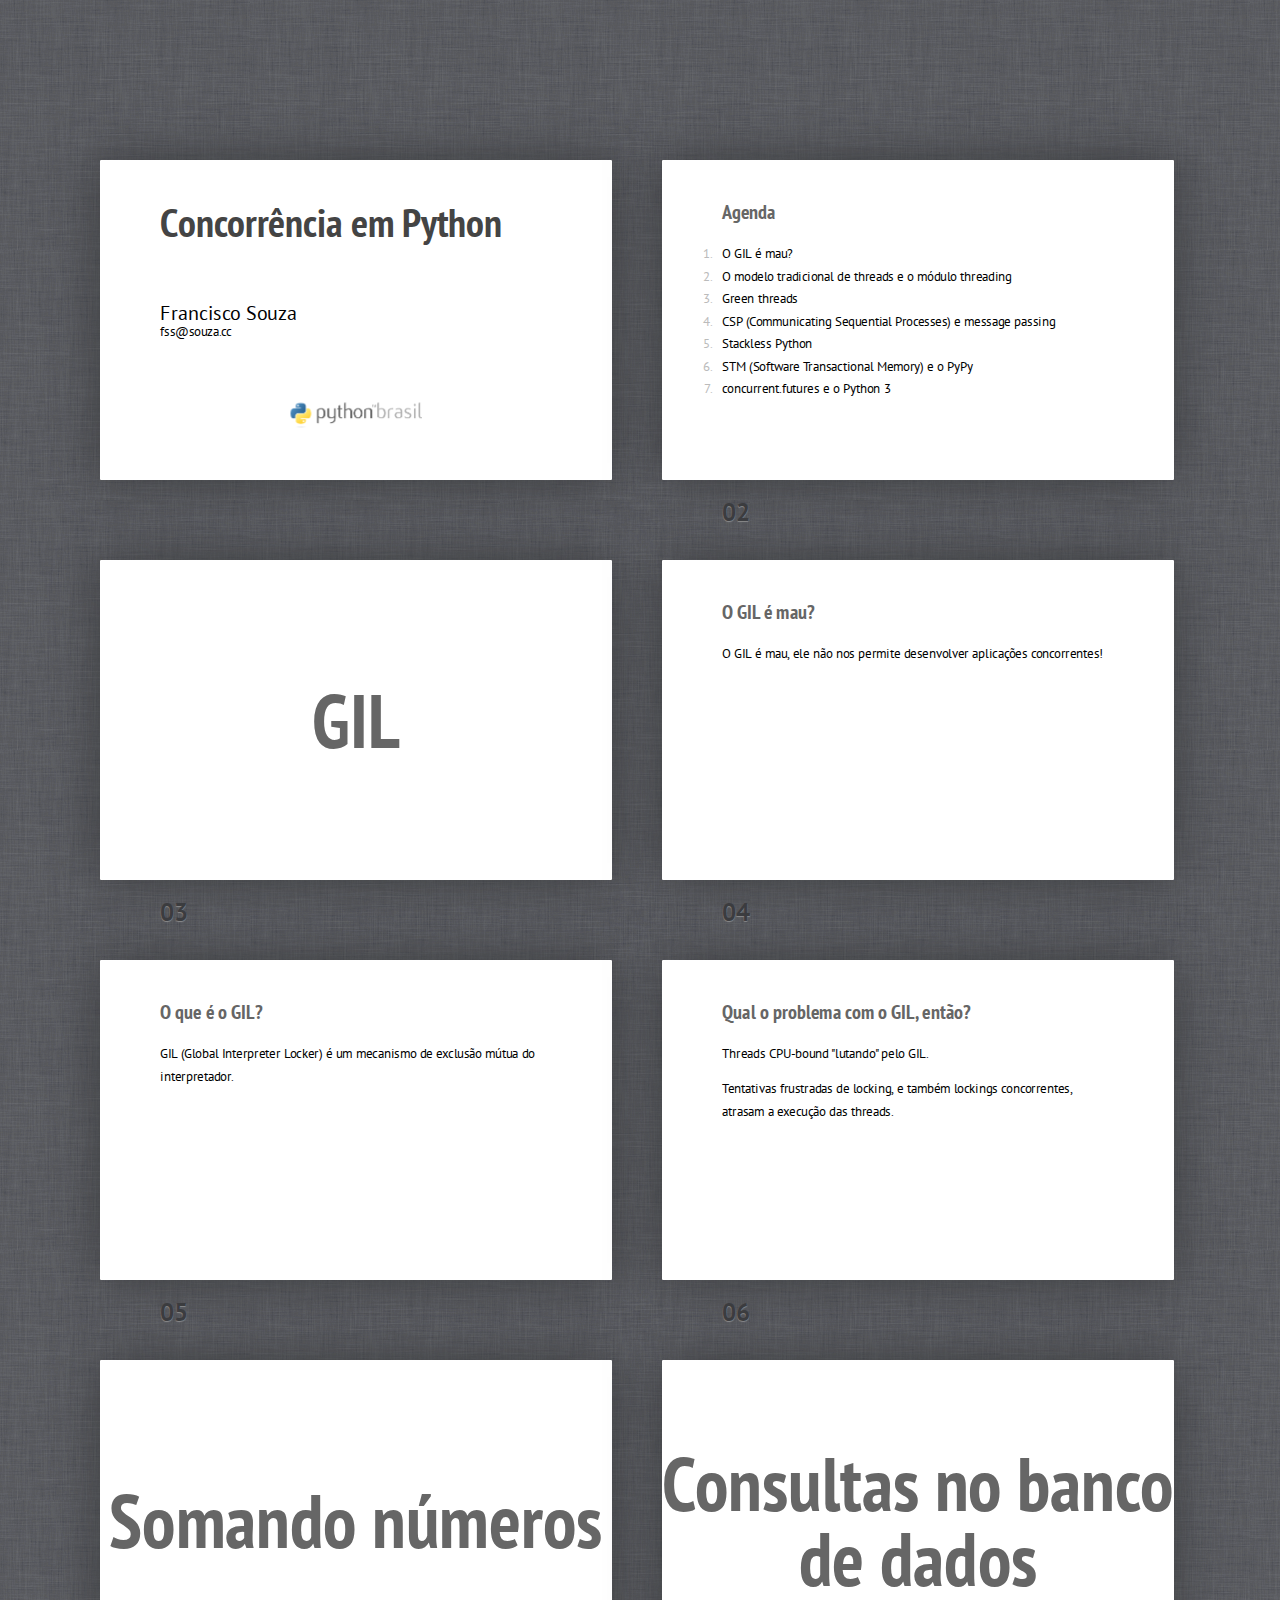
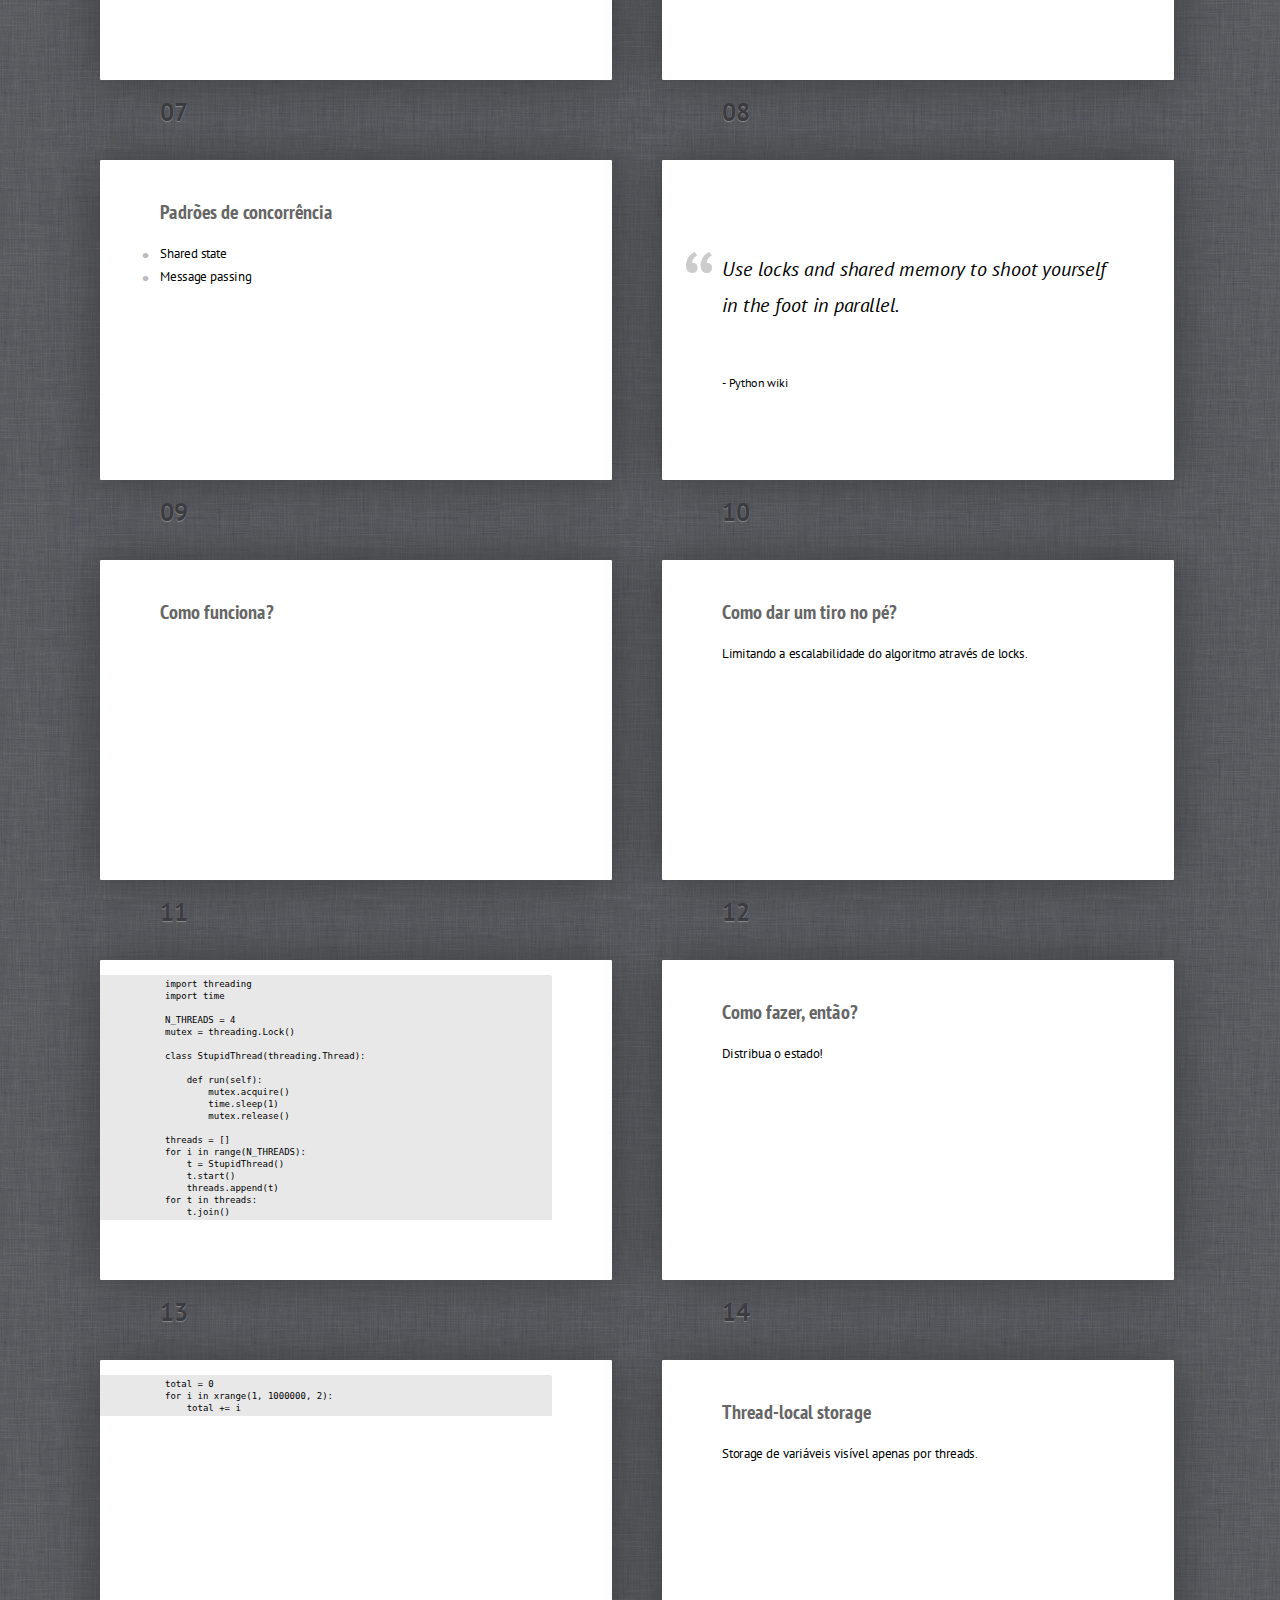
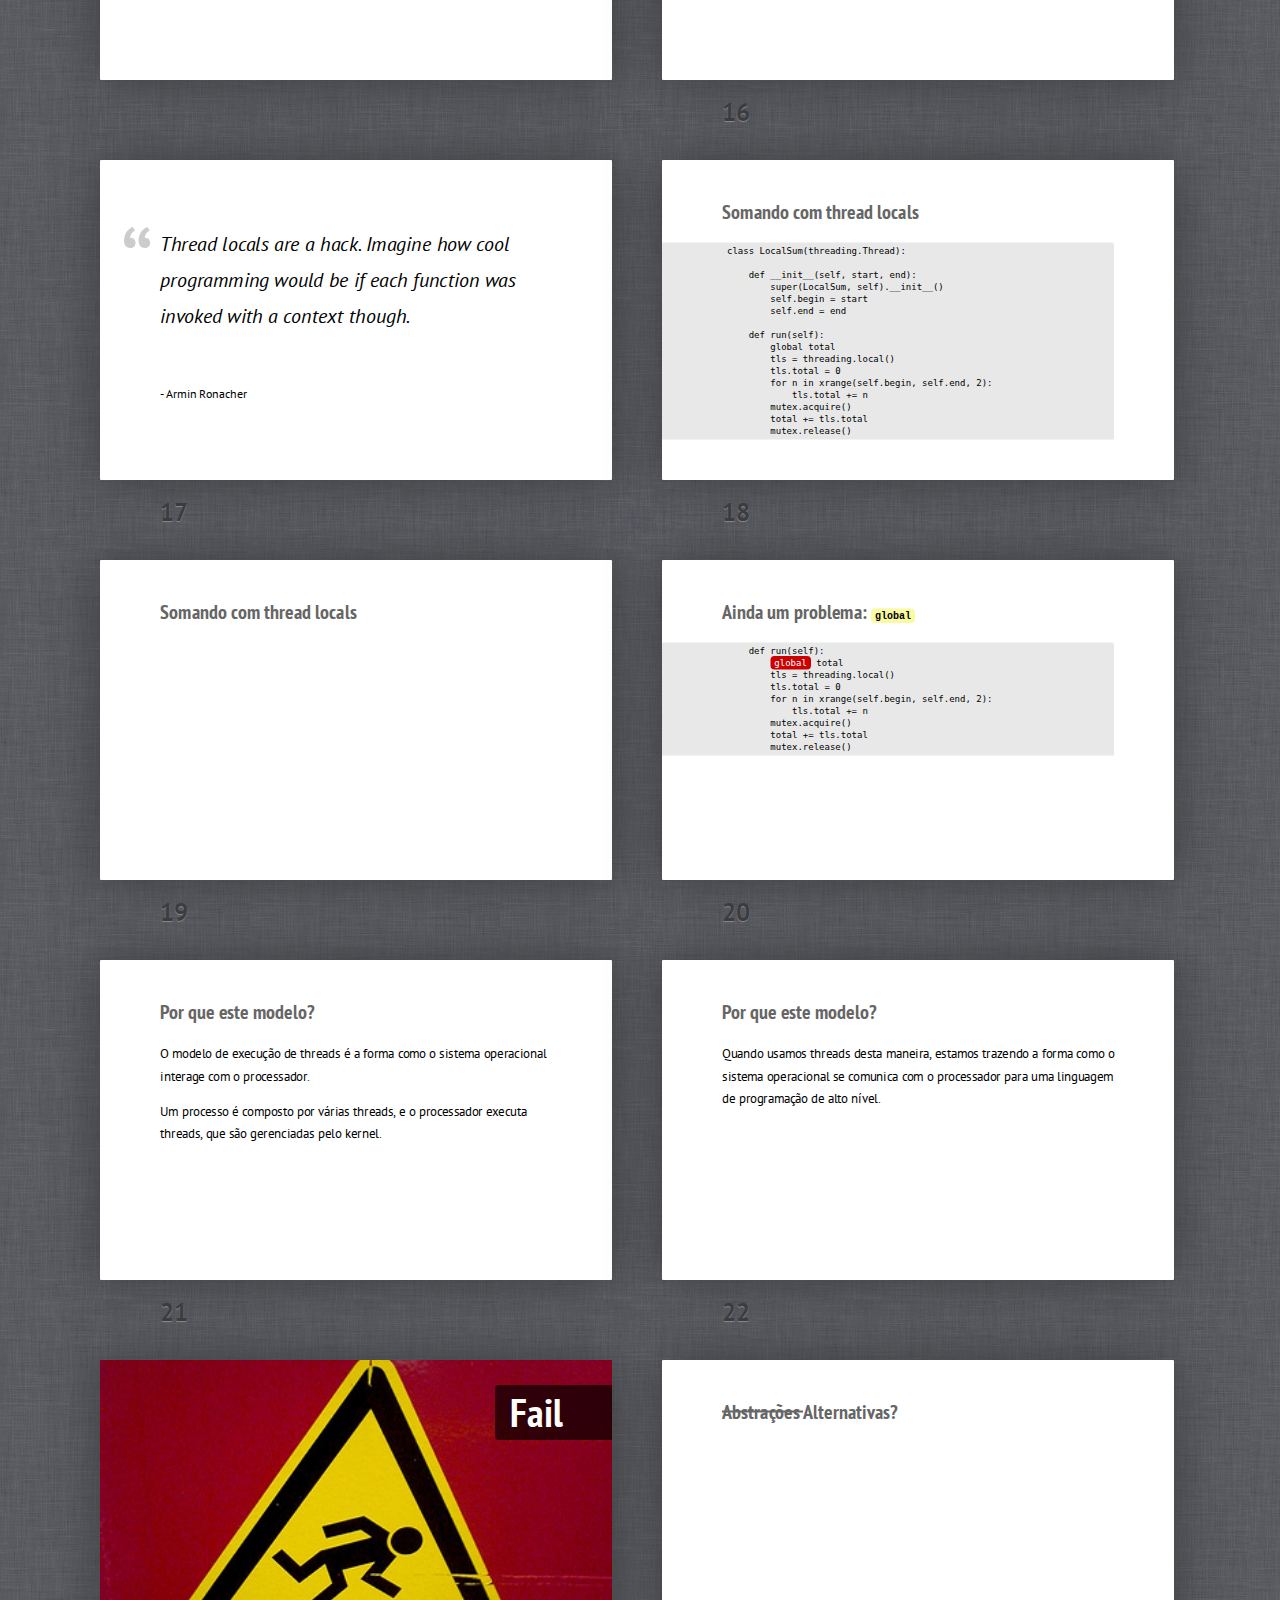
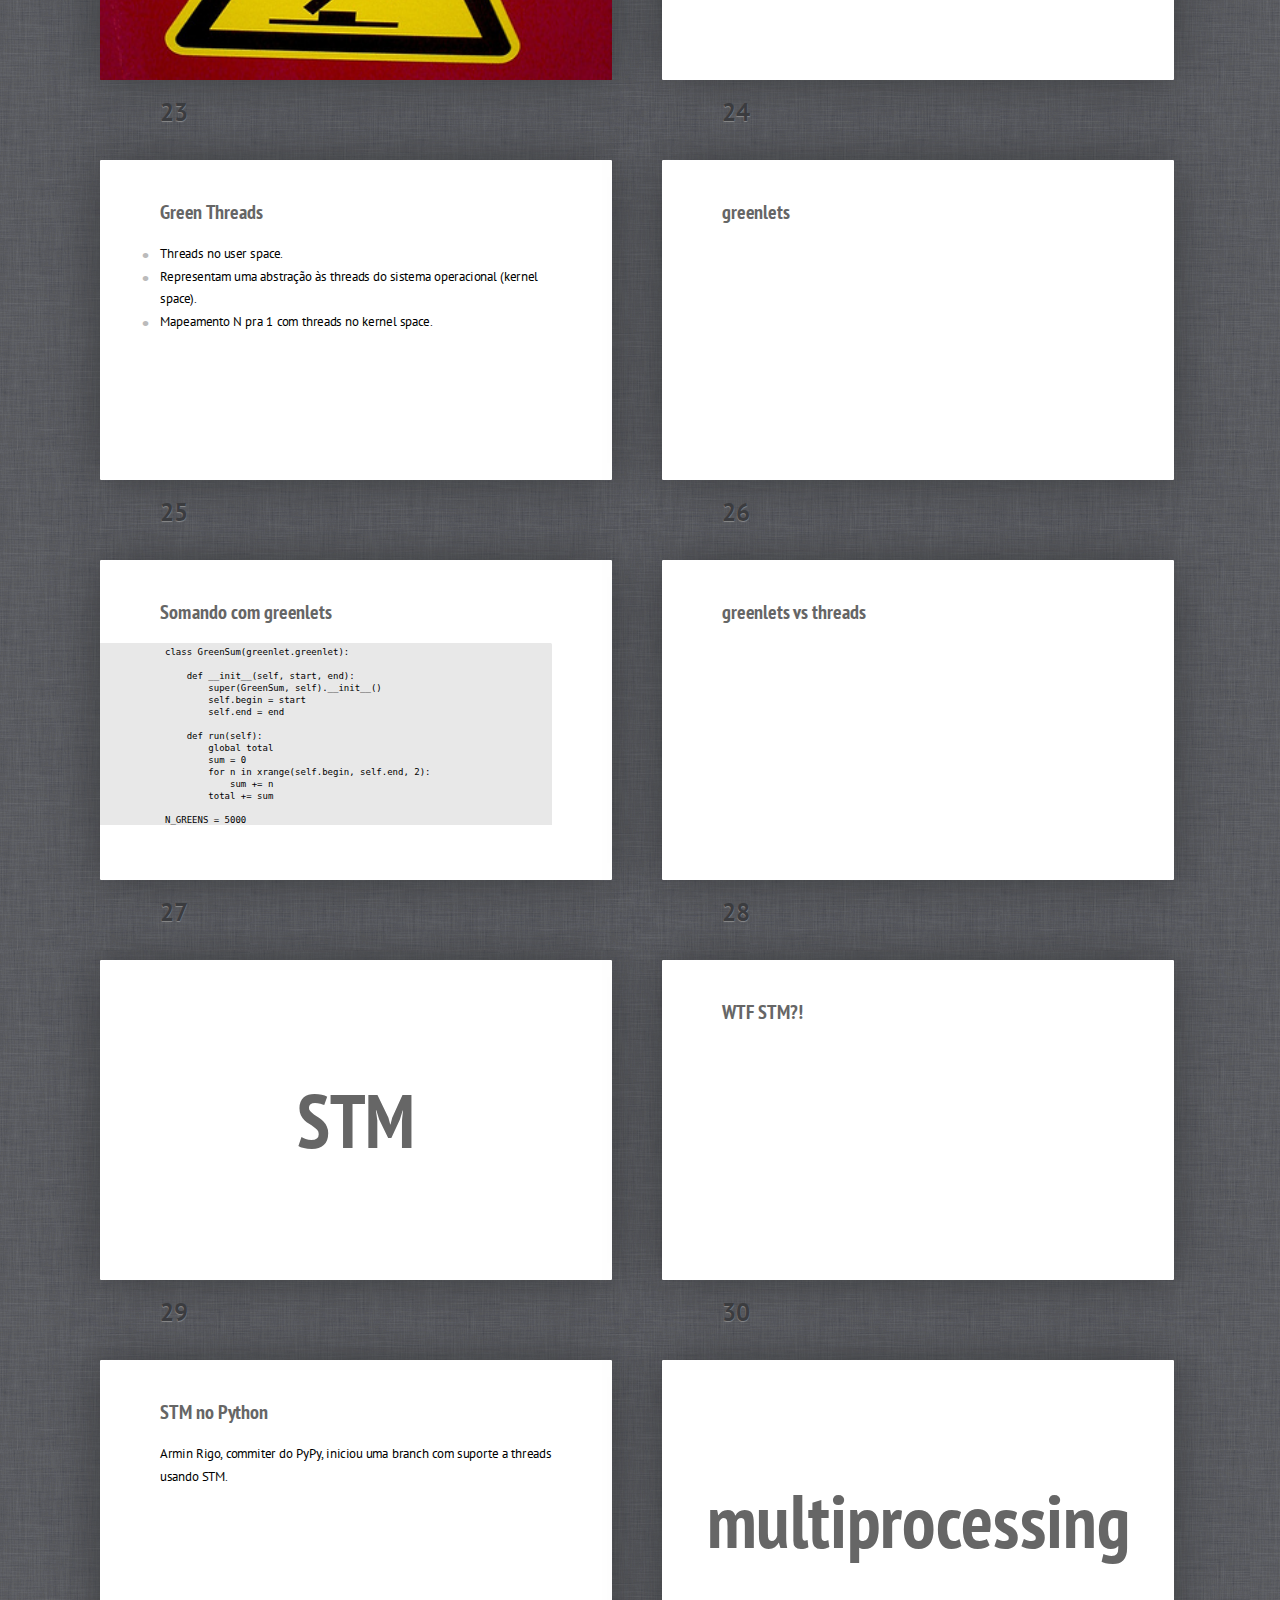
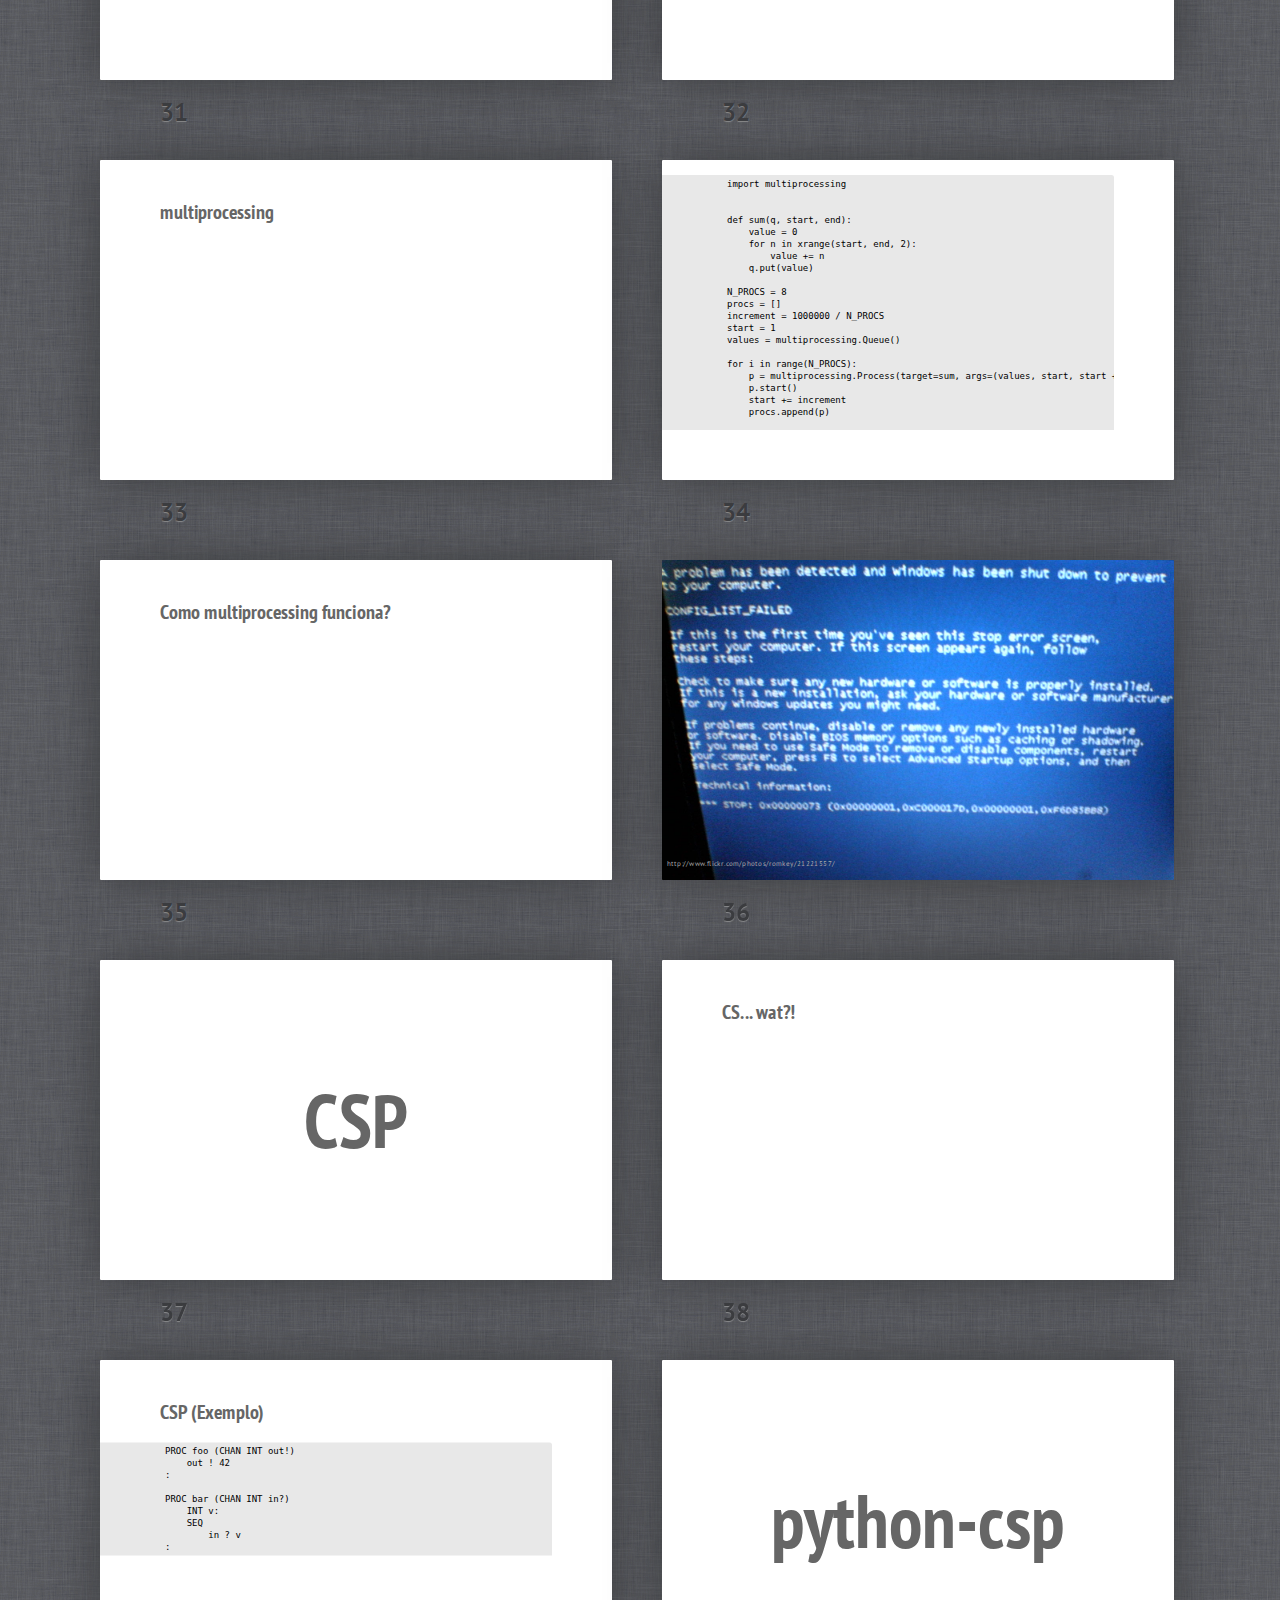
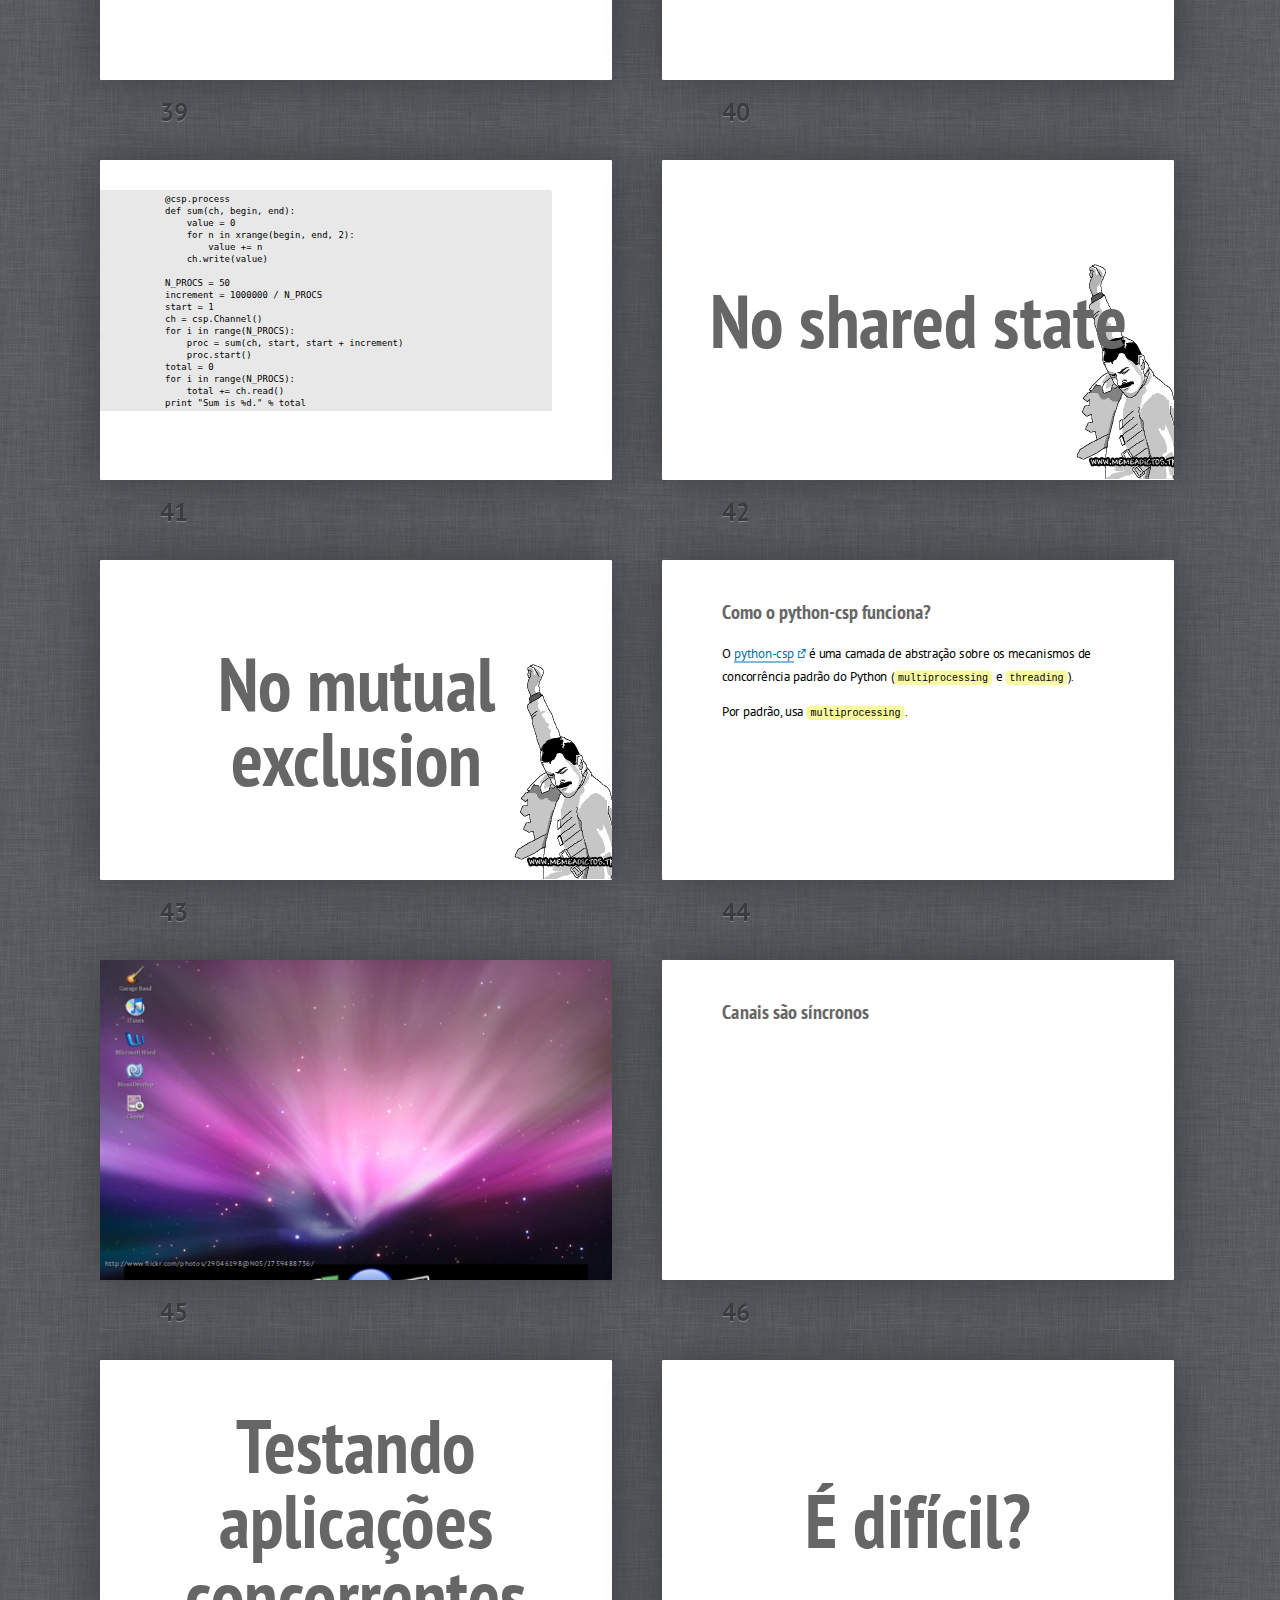
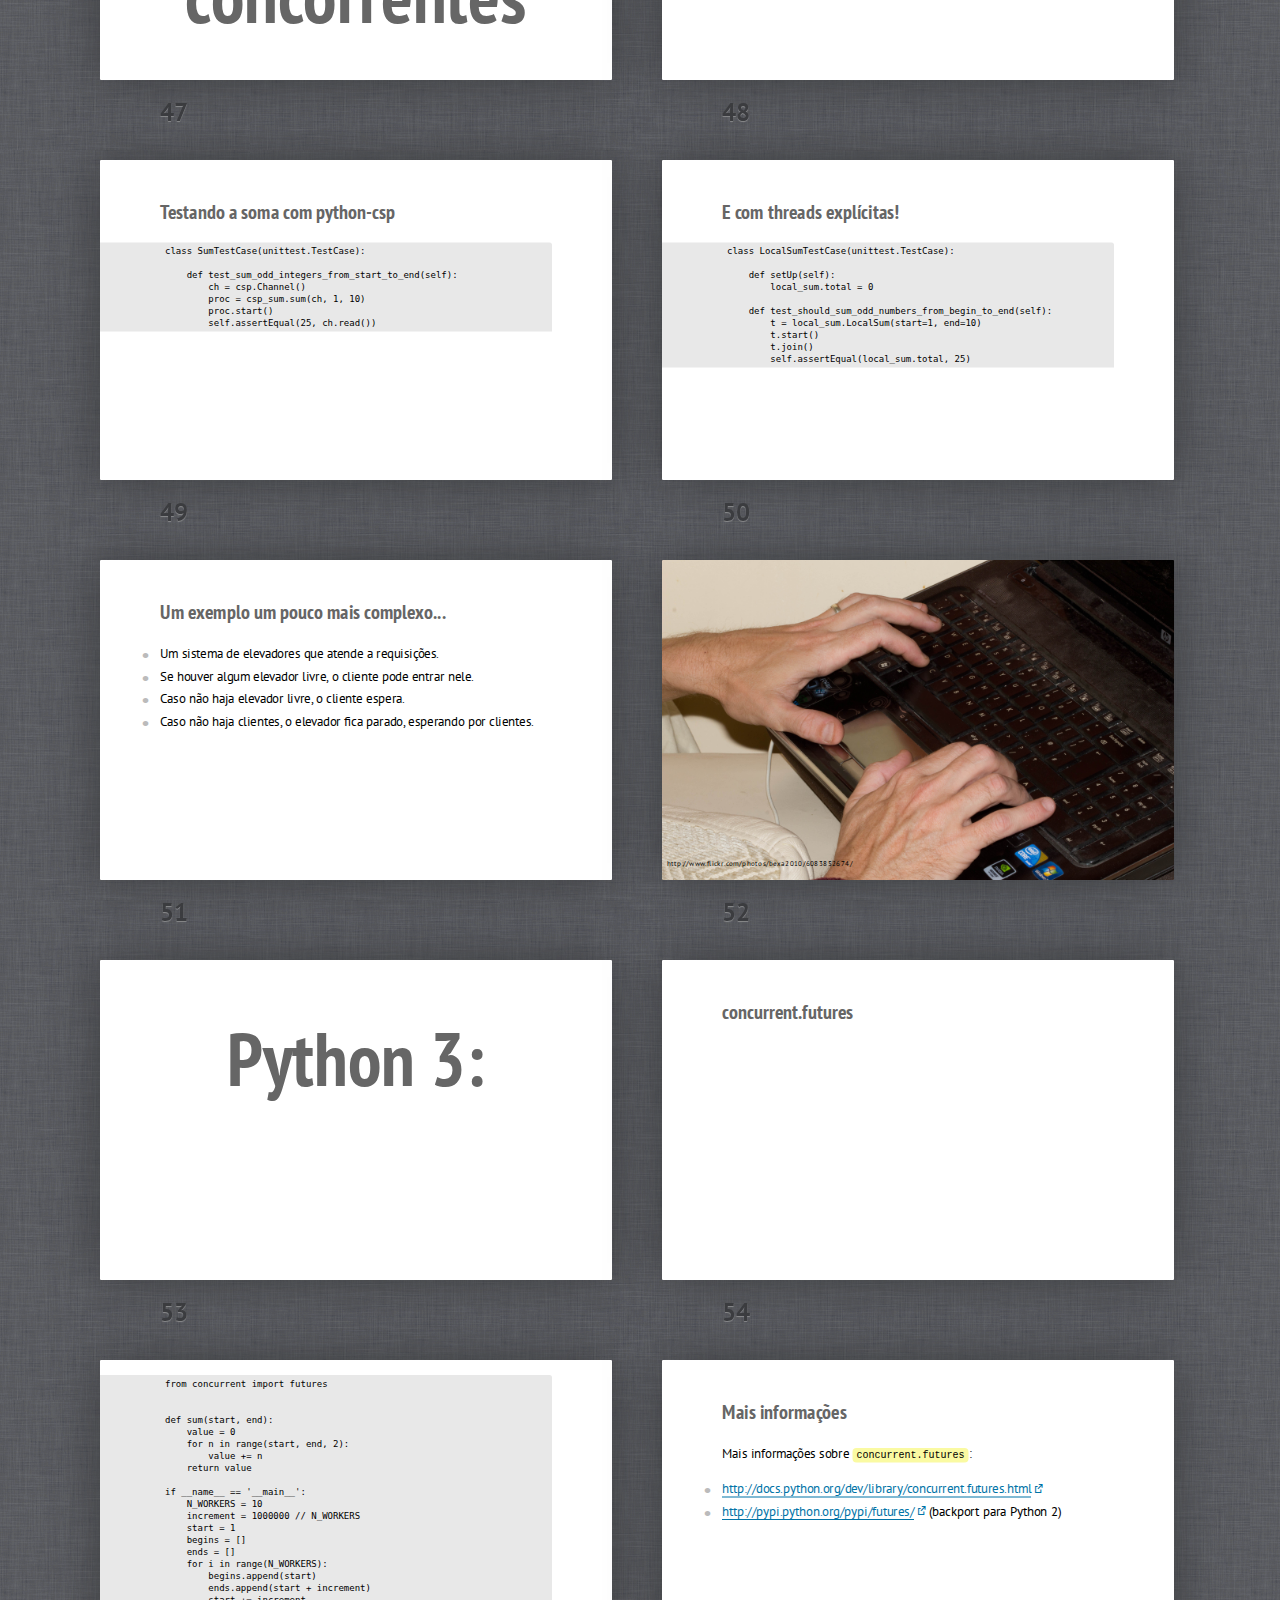
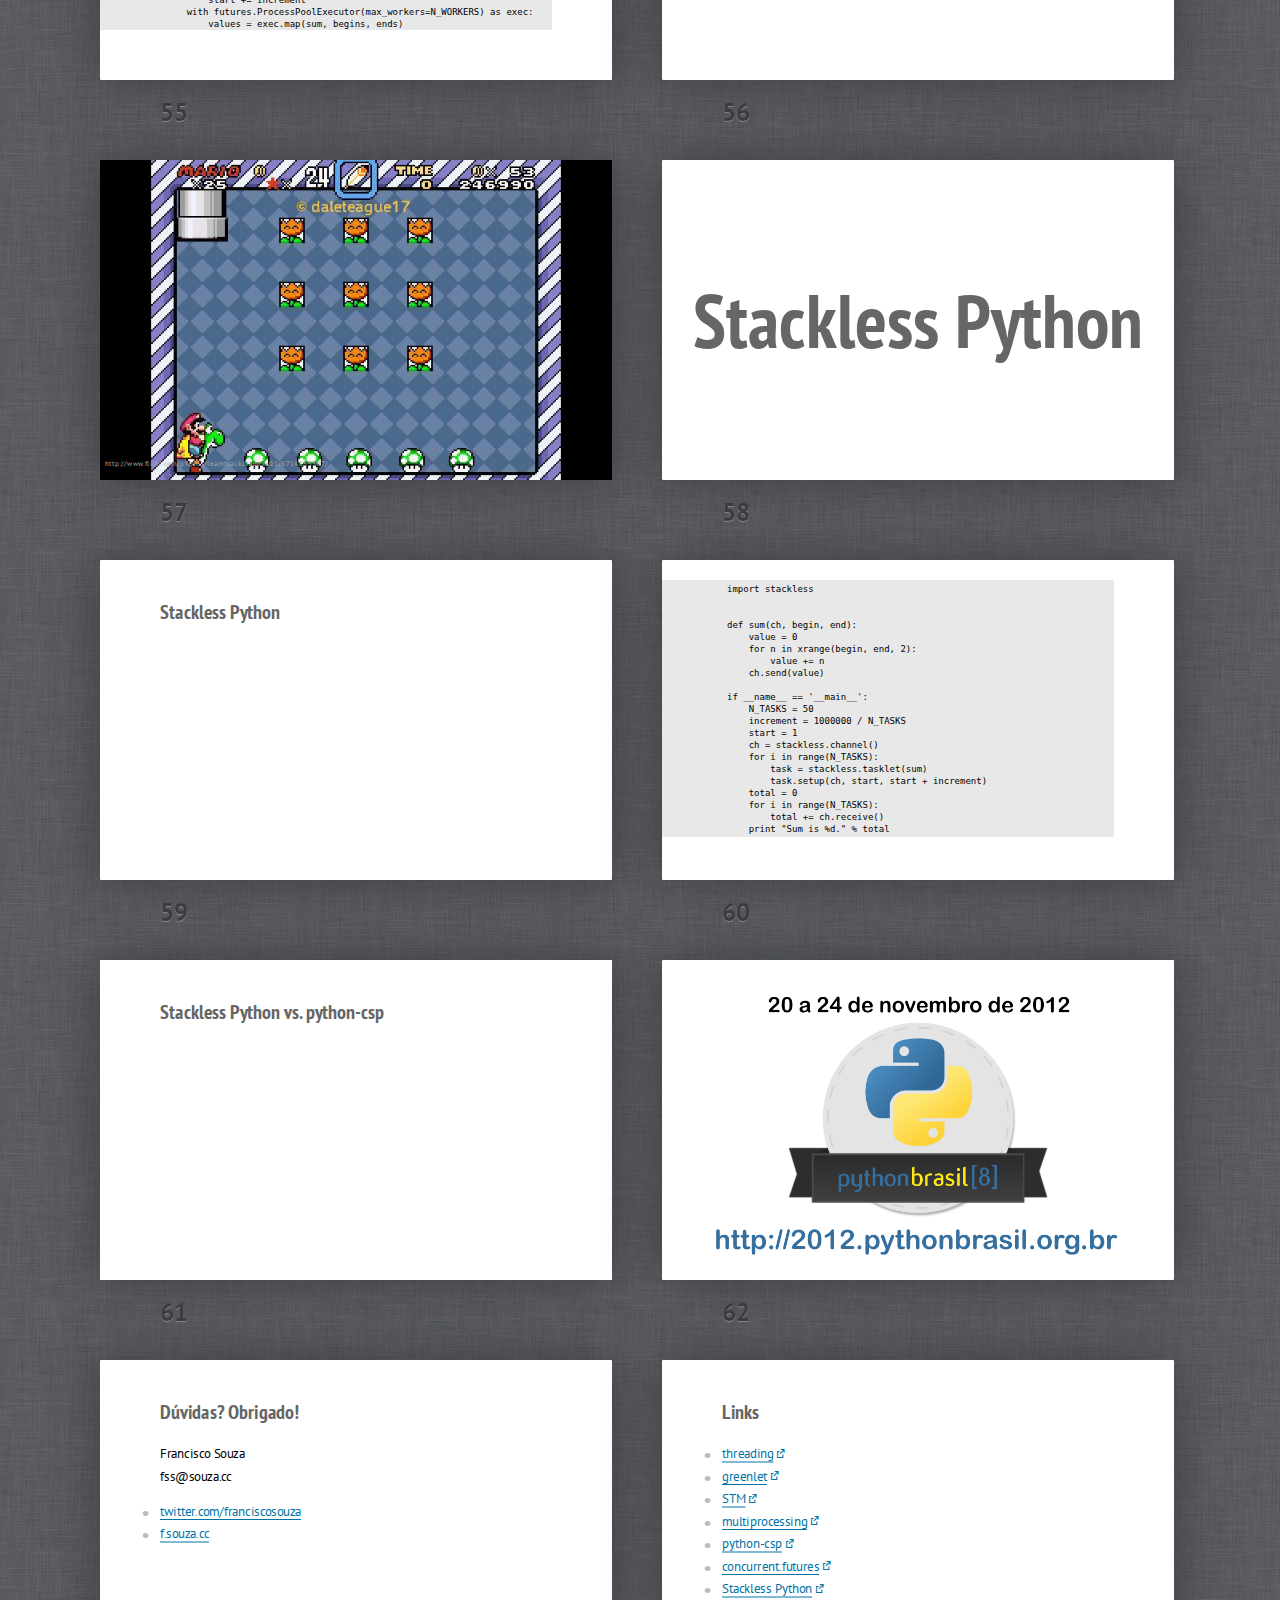
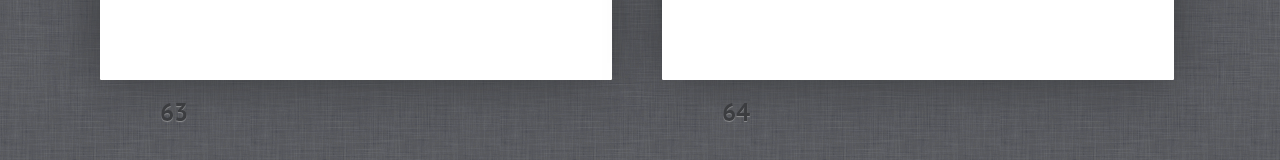
<file: concorrencia-em-python/index.html>
<!DOCTYPE HTML>
<html lang="pt-BR">
<head>
    <meta charset="UTF-8">
    <title>Concorrência em Python | Francisco Souza</title>
    <meta name="viewport" content="width=1274, user-scalable=no">
    <link rel="stylesheet" href="/themes/fisl13/styles/style.css">
    <link rel="stylesheet" href="style.css">
</head>
<body class="list">
    <div class="slide" id="Cover">
        <div>
            <section>
                <header>
                    <h2>Concorrência em Python</h2>
                </header>
                <h3>Francisco Souza</h3>
                <p>fss@souza.cc</p>
                <div>
                    <img src="pictures/pythonbrasil_logo.png" alt="Python Brasil" />
                </div>
            </section>
        </div>
    </div>
    <div class="slide" id="Agenda">
        <div>
            <section>
                <header>
                    <h2>Agenda</h2>
                </header>
                <ol>
                    <li>O GIL é mau?</li>
                    <li>O modelo tradicional de threads e o módulo threading</li>
                    <li>Green threads</li>
                    <li>CSP (Communicating Sequential Processes) e message passing</li>
                    <li>Stackless Python</li>
                    <li>STM (Software Transactional Memory) e o PyPy</li>
                    <li>concurrent.futures e o Python 3</li>
                </ol>
            </section>
        </div>
    </div>
    <div class="slide shout" id="GIL">
        <div>
            <section>
                <header>
                    <h2>GIL</h2>
                </header>
            </section>
        </div>
    </div>
    <div class="slide" id="BadGIL">
        <div>
            <section>
                <header>
                    <h2>O GIL é mau?</h2>
                </header>
                <p>O GIL é mau, ele não nos permite desenvolver aplicações concorrentes!</p>
                <div class="build overlay red">
                    <br><br>ERRADO!
                </div>
            </section>
        </div>
    </div>
    <div class="slide" id="WhatIsGIL">
        <div>
            <section>
                <header>
                    <h2>O que é o GIL?</h2>
                </header>
                <p>GIL (Global Interpreter Locker) é um mecanismo de exclusão mútua do interpretador.</p>
                <p class="build">Isso significa que apenas uma thread pode executar instruções por vez.</p>
                <p class="build">Entretanto, o GIL tem IO não bloqueante.</p>
            </section>
        </div>
    </div>
    <div class="slide" id="WhatsWrongWithGIL">
        <div>
            <section>
                <header>
                    <h2>Qual o problema com o GIL, então?</h2>
                </header>
                <p>Threads CPU-bound "lutando" pelo GIL.</p>
                <p>Tentativas frustradas de locking, e também lockings concorrentes, atrasam a execução das threads.</p>
            </section>
        </div>
    </div>
    <div class="slide shout" id="SummingNumbers">
        <div>
            <section>
                <header>
                    <h2>Somando números</h2>
                </header>
            </section>
        </div>
    </div>
    <div class="slide shout" id="QueryingTheDatabase">
        <div>
            <section>
                <header>
                    <h2>Consultas no banco de dados</h2>
                </header>
            </section>
        </div>
    </div>
    <div class="slide" id="ConcurrencyPatterns">
        <div>
            <section>
                <header>
                    <h2>Padrões de concorrência</h2>
                </header>
                <ul>
                    <li>Shared state</li>
                    <li>Message passing<br />&nbsp;</li>
                </ul>
            </section>
        </div>
    </div>
    <div class="slide quote" id="SharedShoot">
        <div>
            <section>
                <blockquote>
                    <p>Use locks and shared memory to shoot yourself in the foot in parallel. </p>
                </blockquote>
                <p>- Python wiki</p>
            </section>
        </div>
    </div>
    <div class="slide" id="HowSharedStateWorks">
        <div>
            <section>
                <header>
                    <h2>Como funciona?</h2>
                </header>
                <ul class="build-list">
                    <li>Informação compartilhada entre threads</li>
                    <li>Acesso através de mecanismos de sincronização</li>
                    <li>Pode ser um tiro no pé</li>
                </ul>
            </section>
        </div>
    </div>
    <div class="slide" id="MultipleThreads">
        <div>
            <section>
                <header>
                    <h2>Como dar um tiro no pé?</h2>
                </header>
                <p>Limitando a escalabilidade do algoritmo através de locks.</p>
            </section>
        </div>
    </div>
    <div class="slide" id="StupidThread">
        <div>
            <section>
<pre class="build mark-code">
import threading
import time

N_THREADS = 4
mutex = threading.Lock()

class StupidThread(threading.Thread):

    def run(self):
        <mark>mutex.acquire()
        time.sleep(1)
        mutex.release()</mark>

threads = []
for i in range(N_THREADS):
    t = StupidThread()
    t.start()
    threads.append(t)
for t in threads:
    t.join()
</pre>
            </section>
        </div>
    </div>
    <div class="slide" id="HowTo">
        <div>
            <section>
                <header>
                    <h2>Como fazer, então?</h2>
                </header>
                <p>Distribua o estado!</p>
                <p class="build">Se você realmente precisa acessar um objeto compartilhado entre as threads, faça de forma isolada, e fique o menor tempo possível com um lock (o GIL já é suficiente).</p>
            </section>
        </div>
    </div>
    <div class="slide" id="CodeSamplesLocking">
        <div>
            <section>
<pre>
total = 0
for i in xrange(1, 1000000, 2):
    total += i
</pre>
<div class="build">
<pre class="build mark-code">
class DumbestSum(threading.Thread):

    def __init__(self, start, end):
        super(DumbestSum, self).__init__()
        self.begin = start
        self.end = end

    def run(self):
        global total
        for n in xrange(self.begin, self.end, 2):
            <mark>mutex.acquire()</mark>
            total += n
            <mark>mutex.release()</mark>
</pre>
</div>
<pre class="build build-code">
% time python dumbest_sum.py
The sum is 250000000000.
1.708u 3.852s <mark>0:03.80</mark> 146.0%	0+0k 0+0io 0pf+0w
</pre>
            </section>
        </div>
    </div>
    <div class="slide" id="ThreadLocalsAPI">
        <div>
            <section>
                <header>
                    <h2>Thread-local storage</h2>
                </header>
                <p>Storage de variáveis visível apenas por threads.</p>
                <p class="build">Um grande hack, mas ainda útil.</p>
<pre class="build">
tls = threading.local()
tls.total = 0
</pre>
            </section>
        </div>
    </div>
    <div class="slide quote" id="ArminOnLocals">
        <div>
            <section>
                <blockquote>
                    <p>Thread locals are a hack. Imagine how cool programming would be if each function was invoked with a context though.</p>
                </blockquote>
                <p>- Armin Ronacher</p>
            </section>
        </div>
    </div>
    <div class="slide" id="SuckingLessSum">
        <div>
            <section>
                <header>
                    <h2>Somando com thread locals</h2>
                </header>
<pre class="build mark-code">
class LocalSum(threading.Thread):

    def __init__(self, start, end):
        super(LocalSum, self).__init__()
        self.begin = start
        self.end = end

    def run(self):
        global total
        <mark>tls = threading.local()
        tls.total = 0</mark>
        for n in xrange(self.begin, self.end, 2):
            <mark>tls.total += n</mark>
        mutex.acquire()
        <mark>total += tls.total</mark>
        mutex.release()
</pre>
            </section>
        </div>
    </div>
    <div class="slide" id="TimeLocalSum">
        <div>
            <section>
                <header>
                    <h2>Somando com thread locals</h2>
                </header>
<pre class="build build-code">
% time python local_sum.py
The sum is 250000000000.
0.184u 0.053s <mark>0:00.20</mark> 115.0%	0+0k 0+0io 0pf+0w
</pre>
            </section>
        </div>
    </div>
    <div class="slide" id="GlobalProblem">
        <div>
            <section>
                <header>
                    <h2>Ainda um problema: <code>global</code></h2>
                </header>
<pre>
    def run(self):
        <mark class="important">global</mark> total
        tls = threading.local()
        tls.total = 0
        for n in xrange(self.begin, self.end, 2):
            tls.total += n
        mutex.acquire()
        total += tls.total
        mutex.release()
</pre>
            </section>
        </div>
    </div>
    <div class="slide" id="RethinkingTheModel">
        <div>
            <section>
                <header>
                    <h2>Por que este modelo?</h2>
                </header>
                <p>O modelo de execução de threads é a forma como o sistema operacional interage com o processador.</p>
                <p>Um processo é composto por várias threads, e o processador executa threads, que são gerenciadas pelo kernel.</p>
            </section>
        </div>
    </div>
    <div class="slide" id="FactAboutTheModel">
        <div>
            <section>
                <header>
                    <h2>Por que este modelo?</h2>
                </header>
                <p>Quando usamos threads desta maneira, estamos trazendo a forma como o sistema operacional se comunica com o processador para uma linguagem de programação de alto nível.</p>
            </section>
        </div>
    </div>
    <div class="slide cover w" id="Fail">
        <div>
            <section>
                <header>
                    <h2 class="right">Fail</h2>
                </header>
                <img src="pictures/fail.jpg" alt="Fail">
                <p></p>
            </section>
        </div>
    </div>
    <div class="slide" id="AlternativesToThreads">
        <div>
            <section>
                <header>
                    <h2><s>Abstrações </s>Alternativas?</h2>
                </header>
                <ul class="build-list">
                    <li>Green threads</li>
                    <li>STM (Software transactional memory)</li>
                    <li>CSP (Communicating Sequential Processes)<br>&nbsp;</li>
                    <li>Stackless Python</li>
                    <li>multiprocessing</li>
                </ul>
            </section>
        </div>
    </div>
    <div class="slide" id="GreenThreads">
        <div>
            <section>
                <header>
                    <h2>Green Threads</h2>
                </header>
                <ul>
                    <li>Threads no user space.</li>
                    <li>Representam uma abstração às threads do sistema operacional (kernel space).</li>
                    <li>Mapeamento N pra 1 com threads no kernel space.</li>
                </ul>
            </section>
        </div>
    </div>
    <div class="slide" id="greenlets">
        <div>
            <section>
                <header>
                    <h2>greenlets</h2>
                </header>
                <ul class="build-list">
                    <li>Implementação de green threads em Python.</li>
                    <li>Um greenlet é "equivalente" a uma thread, porém mais barato.</li>
                    <li>Permite um modelo diferente de programação concorrente, já que é mais barato.</li>
                </ul>
            </section>
        </div>
    </div>
    <div class="slide" id="GreenSum">
        <div>
            <section>
                <header>
                    <h2>Somando com greenlets</h2>
                </header>
<pre style="height: 355px;" class="build mark-code">
class GreenSum(<mark>greenlet.greenlet</mark>):

    def __init__(self, start, end):
        super(GreenSum, self).__init__()
        self.begin = start
        self.end = end

    def run(self):
        <mark class="another">global total</mark>
        sum = 0
        for n in xrange(self.begin, self.end, 2):
            sum += n
        <mark class="another">total += sum</mark>

N_GREENS = 5000
increment = 10000000 / N_GREENS
start = 1
for i in range(N_GREENS):
    <mark>GreenSum(start, start+increment).switch()</mark>
    start += increment
print "Sum is %d" % total
</pre>
            </section>
        </div>
    </div>
    <div class="slide" id="greenletsadvantage">
        <div>
            <section>
                <header>
                    <h2>greenlets vs threads</h2>
                </header>
                <ul class="build-list">
                    <li>
                        Vantagens dos greenlets:
                        <ul>
                            <li>Muito baratos</li>
                            <li>API mais simples</li>
                        </ul>
                    </li>
                    <li>
                        Desvantagens:
                        <ul>
                            <li>Scheduler não preemptivo</li>
                            <li>Problemas com o garbage collector</li>
                        </ul>
                    </li>
                </ul>
            </section>
        </div>
    </div>
    <div class="slide shout" id="STM">
        <div>
            <section>
                <header>
                    <h2>STM</h2>
                </header>
            </section>
        </div>
    </div>
    <div class="slide" id="STMWhat">
        <div>
            <section>
                <header>
                    <h2>WTF STM?!</h2>
                </header>
                <ul class="build-list">
                    <li><b>S</b>oftware <b>T</b>ransactional <b>M</b>emory</li>
                    <li>Paradigma de controle de concorrência que trabalha com transações em memória, de forma semelhante aos bancos de dados</li>
                    <li>Cada transação roda de forma isolada, e um gerenciador de transação faz todo o controle do acesso aos dados, com locks "fine-grained".</li>
                    <li>O gerenciador pode ser implementado com algoritmos lock-free ou usando locks.</li>
                </ul>
            </section>
        </div>
    </div>
    <div class="slide" id="STMPython">
        <div>
            <section>
                <header>
                    <h2>STM no Python</h2>
                </header>
                <p>Armin Rigo, commiter do PyPy, iniciou uma branch com suporte a threads usando STM.</p>
                <p class="build">Ele também apresentou uma proposta de que o trabalho para adicionar suporte a threads com STM que ele vem executando no PyPy também pode ser aplicado ao CPython, chegando a criar um fork do CPython com atomic locks.</p>
            </section>
        </div>
    </div>
    <div class="slide shout" id="multiprocessing">
        <div>
            <section>
                <header>
                    <h2>multiprocessing</h2>
                </header>
            </section>
        </div>
    </div>
    <div class="slide" id="WhatIsMultiprocessing">
        <div>
            <section>
                <header>
                    <h2>multiprocessing</h2>
                </header>
                <ul class="build-list">
                    <li>tr00 paralelismo através de múltiplos processos Python</li>
                    <li>Comunicação principalmente através de envio de mensagens</li>
                    <li>Maior overhead de sincronização</li>
                </ul>
            </section>
        </div>
    </div>
    <div class="slide" id="SumWithMultiprocessing">
        <div>
            <section>
<pre style="height: 500px; margin-top: -50px;" class="build mark-code">
import multiprocessing


def sum(q, start, end):
    value = 0
    for n in xrange(start, end, 2):
        value += n
    <mark>q.put(value)</mark>

N_PROCS = 8
procs = []
increment = 1000000 / N_PROCS
start = 1
<mark>values = multiprocessing.Queue()</mark>

for i in range(N_PROCS):
    p = multiprocessing.Process(target=sum, args=(<mark>values</mark>, start, start + increment))
    p.start()
    start += increment
    procs.append(p)

for p in procs:
    p.join()

total = 0
<mark>while not values.empty():
    total += values.get()</mark>
print "The sum is %d." % total
</pre>
            </section>
        </div>
    </div>
    <div class="slide" id="HowMultiprocessingWorks">
        <div>
            <section>
                <header>
                    <h2>Como multiprocessing funciona?</h2>
                </header>
                <ul class="build-list">
                    <li>O processo master cria filhos utilizando <code>os.fork</code></li>
                    <li>
                        Para compartilhar memória, o módulo <code>multiprocessing</code> fornece alguns tipos além do <code>Queue</code>:
                        <ul>
                            <li>Array</li>
                            <li>Value</li>
                        </ul>
                    </li>
                    <li>
<pre>
num = Value('d', 0.0)
arr = Array('i', range(10))
</pre>
                    </li>
                </ul>
            </section>
        </div>
    </div>
    <div class="slide cover w" id="BlueScreen">
        <div>
            <section>
                <img src="pictures/blue-screen.jpg" alt="Blue screen">
                <p>http://www.flickr.com/photos/romkey/21221557/</p>
            </section>
        </div>
    </div>
    <div class="slide shout" id="CSP">
        <div>
            <section>
                <header>
                    <h2>CSP</h2>
                </header>
            </section>
        </div>
    </div>
    <div class="slide" id="CSPWhat">
        <div>
            <section>
                <header>
                    <h2>CS... wat?!</h2>
                </header>
                <ul class="build-list">
                    <li>Communicating Sequential Processes</li>
                    <li>Definido por C.A.R. Hoare (famoso pelo Quick Sort)</li>
                    <li>Princípio básico de message passing</li>
                    <li>Processos são executados de forma concorrente, utilizando canais para sincronização e comunicação</li>
                </ul>
            </section>
        </div>
    </div>
    <div class="slide" id="CSPSample">
        <div>
            <section>
                <header>
                    <h2>CSP (Exemplo)</h2>
                </header>
<pre>
PROC foo (CHAN INT out!)
    out ! 42
:

PROC bar (CHAN INT in?)
    INT v:
    SEQ
        in ? v
:
</pre>
            </section>
        </div>
    </div>
    <div class="slide shout" id="python-csp">
        <div>
            <section>
                <header>
                    <h2>python-csp</h2>
                </header>
            </section>
        </div>
    </div>
    <div class="slide" id="CSPSum">
        <div>
            <section>
<pre style="margin-top:-20px;" class="build mark-code">
<mark class="another">@csp.process</mark>
def sum(<mark>ch</mark>, begin, end):
    value = 0
    for n in xrange(begin, end, 2):
        value += n
    <mark>ch.write(value)</mark>

N_PROCS = 50
increment = 1000000 / N_PROCS
start = 1
<mark>ch = csp.Channel()</mark>
for i in range(N_PROCS):
    <mark class="another">proc = sum(ch, start, start + increment)
    proc.start()</mark>
total = 0
for i in range(N_PROCS):
    total += <mark>ch.read()</mark>
print "Sum is %d." % total
</pre>
            </section>
        </div>
    </div>
    <div class="slide shout freddie" id="NoSharedState">
        <div>
            <section>
                <header>
                    <h2>No shared state</h2>
                </header>
            </section>
        </div>
    </div>
    <div class="slide shout freddie" id="NoMutex">
        <div>
            <section>
                <header>
                    <h2>No mutual exclusion</h2>
                </header>
            </section>
        </div>
    </div>
    <div class="slide" id="HowItWorks">
        <div>
            <section>
                <header>
                    <h2>Como o python-csp funciona?</h2>
                </header>
                <p>O <a href="https://code.google.com/p/python-csp" target="_blank">python-csp</a> é uma camada de abstração sobre os mecanismos de concorrência padrão do Python (<code>multiprocessing</code> e <code>threading</code>).</p>
                <p>Por padrão, usa <code>multiprocessing</code>.</p>
                <p class="build">Para usar threads, basta exportar a variável de ambiente <code>CSP</code> com o valor <code>"THREADS"</code>.</p>
            </section>
        </div>
    </div>
    <div class="slide cover w" id="MacOSBug">
        <div>
            <section>
                <img src="pictures/mac.jpg" alt="Mac OS">
                <p>http://www.flickr.com/photos/29046198@N05/2759488736/</p>
            </section>
        </div>
    </div>
    <div class="slide" id="SynchronousChannels">
        <div>
            <section>
                <header>
                    <h2>Canais são síncronos</h2>
                </header>
<pre class="build">
import csp.csp as csp

ch = csp.Channel()
ch.write(10)
</pre>
<pre class="build">
import csp.csp as csp

ch = csp.Channel()
ch.read()
</pre>
            </section>
        </div>
    </div>
    <div class="slide shout" id="TestingConcurrentApps">
        <div>
            <section>
                <header>
                    <h2>Testando aplicações concorrentes</h2>
                </header>
            </section>
        </div>
    </div>
    <div class="slide shout" id="IsItHard">
        <div>
            <section>
                <header>
                    <h2>É difícil?</h2>
                </header>
            </section>
        </div>
    </div>
    <div class="slide" id="TestCSPSum">
        <div>
            <section>
                <header>
                    <h2>Testando a soma com python-csp</h2>
                </header>
<pre>
class SumTestCase(unittest.TestCase):

    def test_sum_odd_integers_from_start_to_end(self):
        ch = csp.Channel()
        proc = csp_sum.sum(ch, 1, 10)
        proc.start()
        self.assertEqual(25, ch.read())
</pre>
            </section>
        </div>
    </div>
    <div class="slide" id="TestingThreads">
        <div>
            <section>
                <header>
                    <h2>E com threads explícitas!</h2>
                </header>
<pre>
class LocalSumTestCase(unittest.TestCase):

    def setUp(self):
        local_sum.total = 0

    def test_should_sum_odd_numbers_from_begin_to_end(self):
        t = local_sum.LocalSum(start=1, end=10)
        t.start()
        t.join()
        self.assertEqual(local_sum.total, 25)
</pre>
            </section>
        </div>
    </div>
    <div class="slide" id="MoreComplex">
        <div>
            <section>
                <header>
                    <h2>Um exemplo um pouco mais complexo...</h2>
                </header>
                <ul>
                    <li>Um sistema de elevadores que atende a requisições.</li>
                    <li>Se houver algum elevador livre, o cliente pode entrar nele.</li>
                    <li>Caso não haja elevador livre, o cliente espera.</li>
                    <li>Caso não haja clientes, o elevador fica parado, esperando por clientes.</li>
                </ul>
            </section>
        </div>
    </div>
    <div class="slide cover w" id="HandsOn">
        <div>
            <section>
                <img src="pictures/handson.jpg" alt="Hands on">
                <p class="black">http://www.flickr.com/photos/bexa2010/6083852674/</p>
            </section>
        </div>
    </div>
    <div class="slide shout" id="concurrentfutures">
        <div>
            <section>
                <header>
                    <h2>Python 3:<br><span class="build">concurrent.futures</span></h2>
                </header>
            </section>
        </div>
    </div>
    <div class="slide" id="cfwhat">
        <div>
            <section>
                <header>
                    <h2>concurrent.futures</h2>
                </header>
                <ul class="build-list">
                    <li>Abstração (multiprocessing e threading) de execução de tarefas concorrentes e paralelas na biblioteca padrão</li>
                    <li>Trabalha com um pool de executors (que podem ser processos ou threads)</li>
                    <li>Incluso no Python 3.2</li>
                </ul>
            </section>
        </div>
    </div>
    <div class="slide" id="cfsum">
        <div>
            <section>
<pre class="build mark-code" style="height: 500px; margin-top: -50px;">
from concurrent import futures


def sum(start, end):
    value = 0
    for n in range(start, end, 2):
        value += n
    return value

if __name__ == '__main__':
    N_WORKERS = 10
    increment = 1000000 // N_WORKERS
    start = 1
    begins = []
    ends = []
    for i in range(N_WORKERS):
        begins.append(start)
        ends.append(start + increment)
        start += increment
    with <mark>futures.ProcessPoolExecutor(max_workers=N_WORKERS)</mark> as <mark>exec</mark>:
        values = <mark>exec.map</mark>(sum, begins, ends)
        result = 0
        for v in values:
            result += v
        print("Sum is %d" % result)
</pre>
            </section>
        </div>
    </div>
    <div class="slide" id="MoreAboutconcurrentfutures">
        <div>
            <section>
                <header>
                    <h2>Mais informações</h2>
                </header>
                <p>Mais informações sobre <code>concurrent.futures</code>:</p>
                <ul>
                    <li><a href="http://docs.python.org/dev/library/concurrent.futures.html" target="_blank">http://docs.python.org/dev/library/concurrent.futures.html</a></li>
                    <li><a href="http://pypi.python.org/pypi/futures/" target="_blank">http://pypi.python.org/pypi/futures/</a> (backport para Python 2)</li>
                </ul>
            </section>
        </div>
    </div>
    <div class="slide cover w" id="Bonus">
        <div>
            <section>
                <img src="pictures/bonus.jpg" alt="Mario">
                <p>http://www.flickr.com/photos/teamblackdragons01/6714155397/</p>
            </section>
        </div>
    </div>
    <div class="slide shout" id="StacklessPython">
        <div>
            <section>
                <header>
                    <h2>Stackless Python</h2>
                </header>
            </section>
        </div>
    </div>
    <div class="slide" id="Tasklets">
        <div>
            <section>
                <header>
                    <h2>Stackless Python</h2>
                </header>
                <ul class="build-list">
                    <li>Concorrência baseada em tasklets (green thread)</li>
                    <li>Também utiliza canais síncronos para comunicação e sincronização de tasks</li>
                </ul>
            </section>
        </div>
    </div>
    <div class="slide" id="TaskletsSum">
        <div>
            <section>
<pre style="margin-top: -40px;" class="build mark-code">
import stackless


def sum(ch, begin, end):
    value = 0
    for n in xrange(begin, end, 2):
        value += n
    <mark>ch.send(value)</mark>

if __name__ == '__main__':
    N_TASKS = 50
    increment = 1000000 / N_TASKS
    start = 1
    ch = stackless.channel()
    for i in range(N_TASKS):
        <mark class="another">task = stackless.tasklet(sum)
        task.setup(ch, start, start + increment)</mark>
    total = 0
    for i in range(N_TASKS):
        total += <mark>ch.receive()</mark>
    print "Sum is %d." % total
</pre>
            </section>
        </div>
    </div>
    <div class="slide" id="StacklessVSCSP">
        <div>
            <section>
                <header>
                    <h2>Stackless Python vs. python-csp</h2>
                </header>
                <ul class="build-list">
                    <li>
                        Vantagens do Stackless Python:
                        <ul>
                            <li>muito mais rápido do que o python-csp</li>
                            <li>funciona bem em diferentes ambientes</li>
                        </ul>
                    </li>
                    <li>
                        Desvantagens do Stackless Python:
                        <ul>
                            <li>É um fork do Python</li>
                        </ul>
                    </li>
                    <li>
                        Características pra você avaliar:
                        <ul>
                            <li>O Stackless Python utiliza green threads, enquanto o python-csp utiliza multiprocessing ou threads propriamente ditas</li>
                        </ul>
                    </li>
                </ul>
            </section>
        </div>
    </div>
    <div class="slide cover" id="PythonBrasil">
        <div>
            <section>
            <img src="pictures/slide_pythonbrasil8.png" alt="PythonBrasil[8]" />
            </section>
        </div>
    </div>
    <div class="slide" id="ThankYou">
        <div>
            <section>
                <header>
                    <h2>Dúvidas? Obrigado!</h2>
                </header>
                <p>Francisco Souza<br>fss@souza.cc</p>
                <ul>
                    <li><a href="http://twitter.com/franciscosouza">twitter.com/franciscosouza</a></li>
                    <li><a href="http://f.souza.cc">f.souza.cc</a></li>
                </ul>
            </section>
        </div>
    </div>
    <div class="slide" id="Links">
        <div>
            <section>
                <header>
                    <h2>Links</h2>
                </header>
                <ul>
                    <li><a href="http://docs.python.org/library/threading" target="_blank">threading</a></li>
                    <li><a href="http://greenlet.readthedocs.org/" target="_blank">greenlet</a></li>
                    <li><a href="http://en.wikipedia.org/wiki/Software_transactional_memory" target="_blank">STM</a></li>
                    <li><a href="http://docs.python.org/library/multiprocessing.html" target="_blank">multiprocessing</a></li>
                    <li><a href="https://code.google.com/p/python-csp" target="_blank">python-csp</a></li>
                    <li><a href="http://docs.python.org/dev/library/concurrent.futures.html" target="_blank">concurrent.futures</a></li>
                    <li><a href="http://www.stackless.com/" target="_blank">Stackless Python</a></li>
                </ul>
            </section>
        </div>
    </div>
    <div class="progress"><div></div></div>
    <script src="/themes/scripts/script.js"></script>
    <!-- Copyright © 2010–2012 Vadim Makeev — pepelsbey.net -->
</body>
</html>
</file>
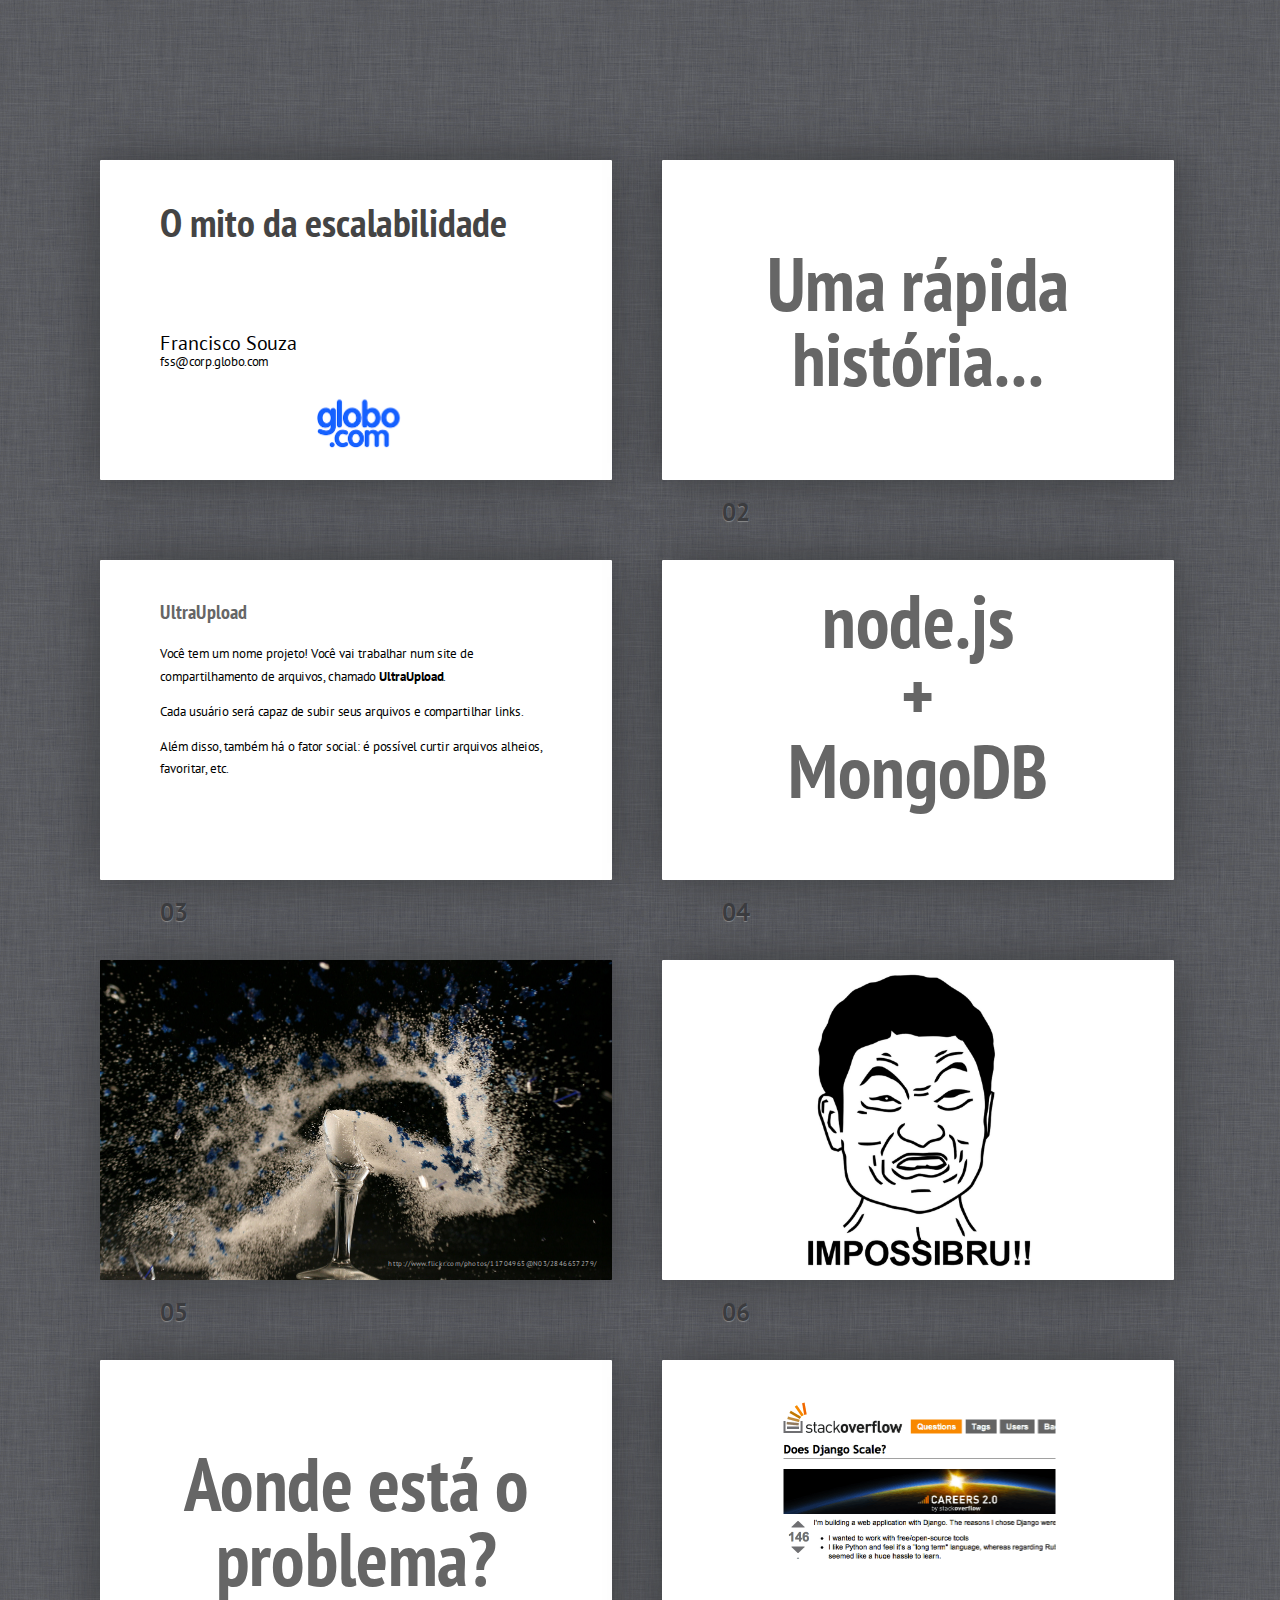
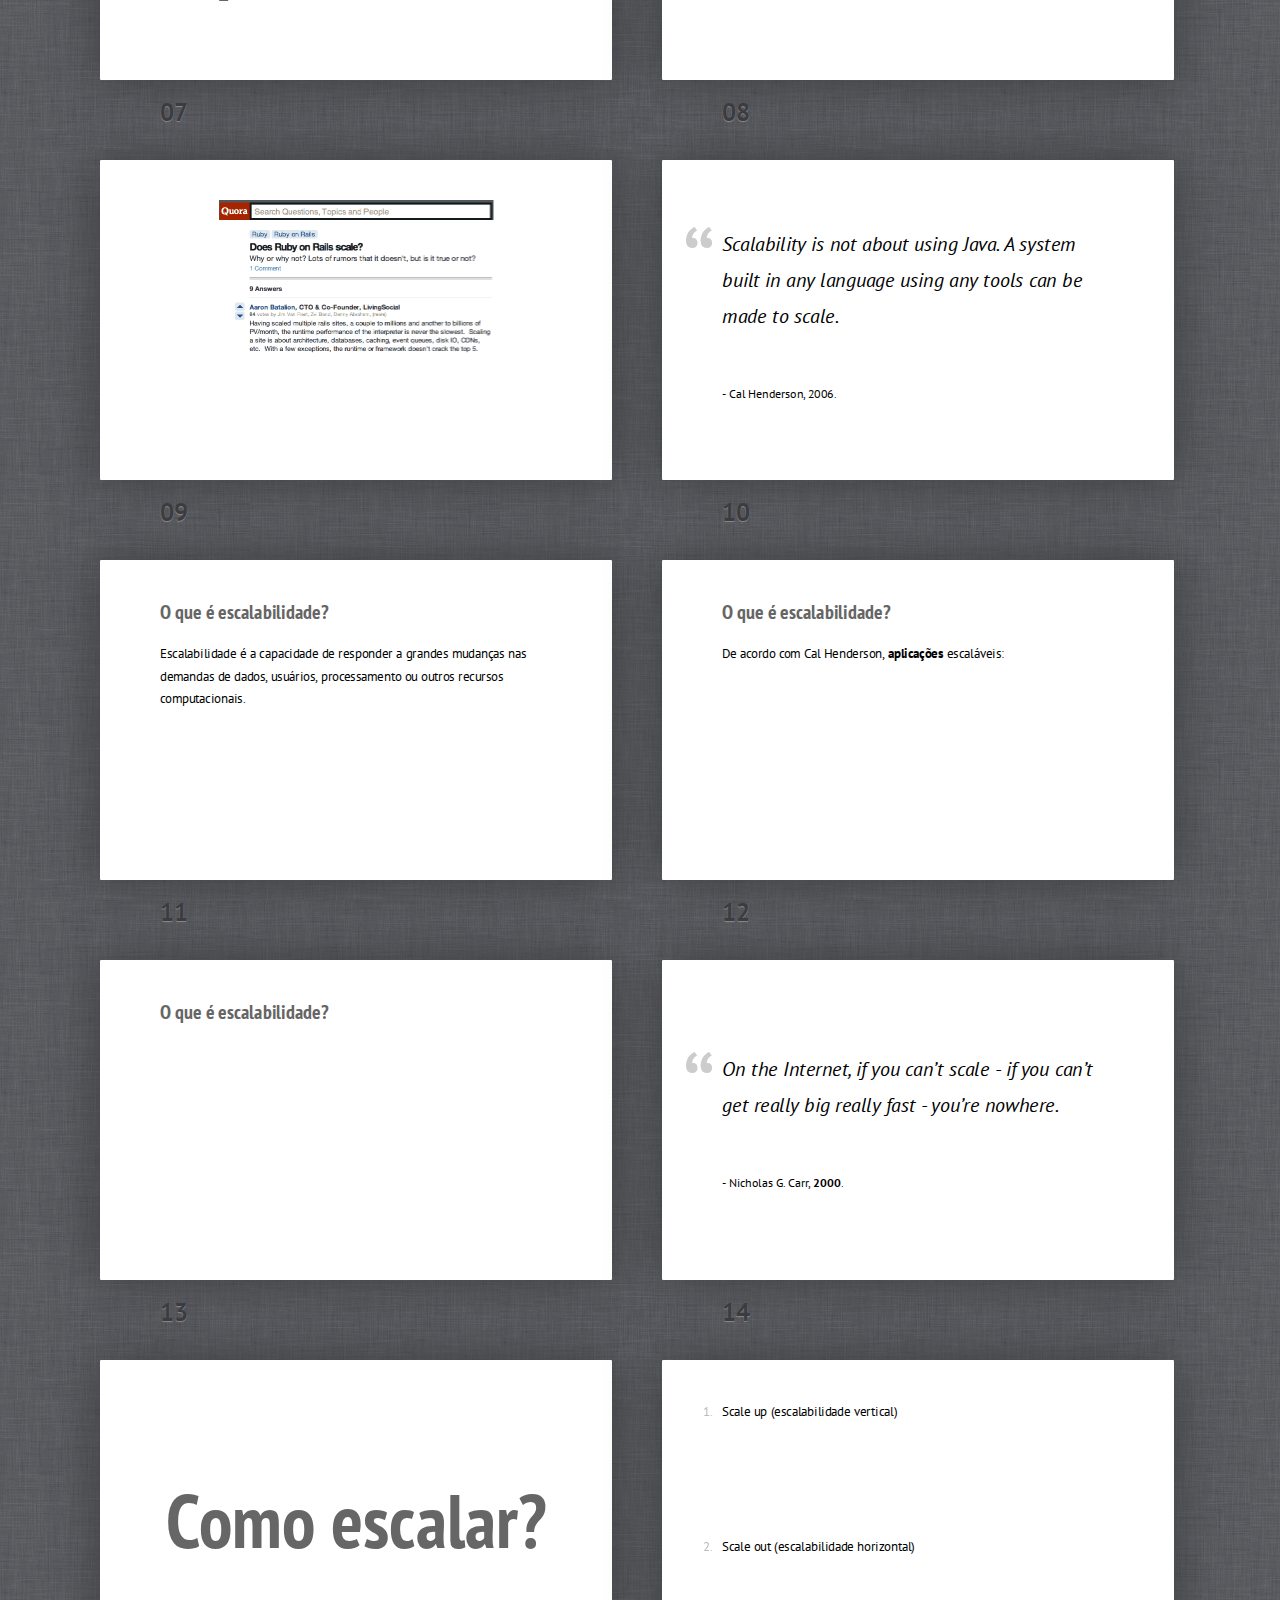
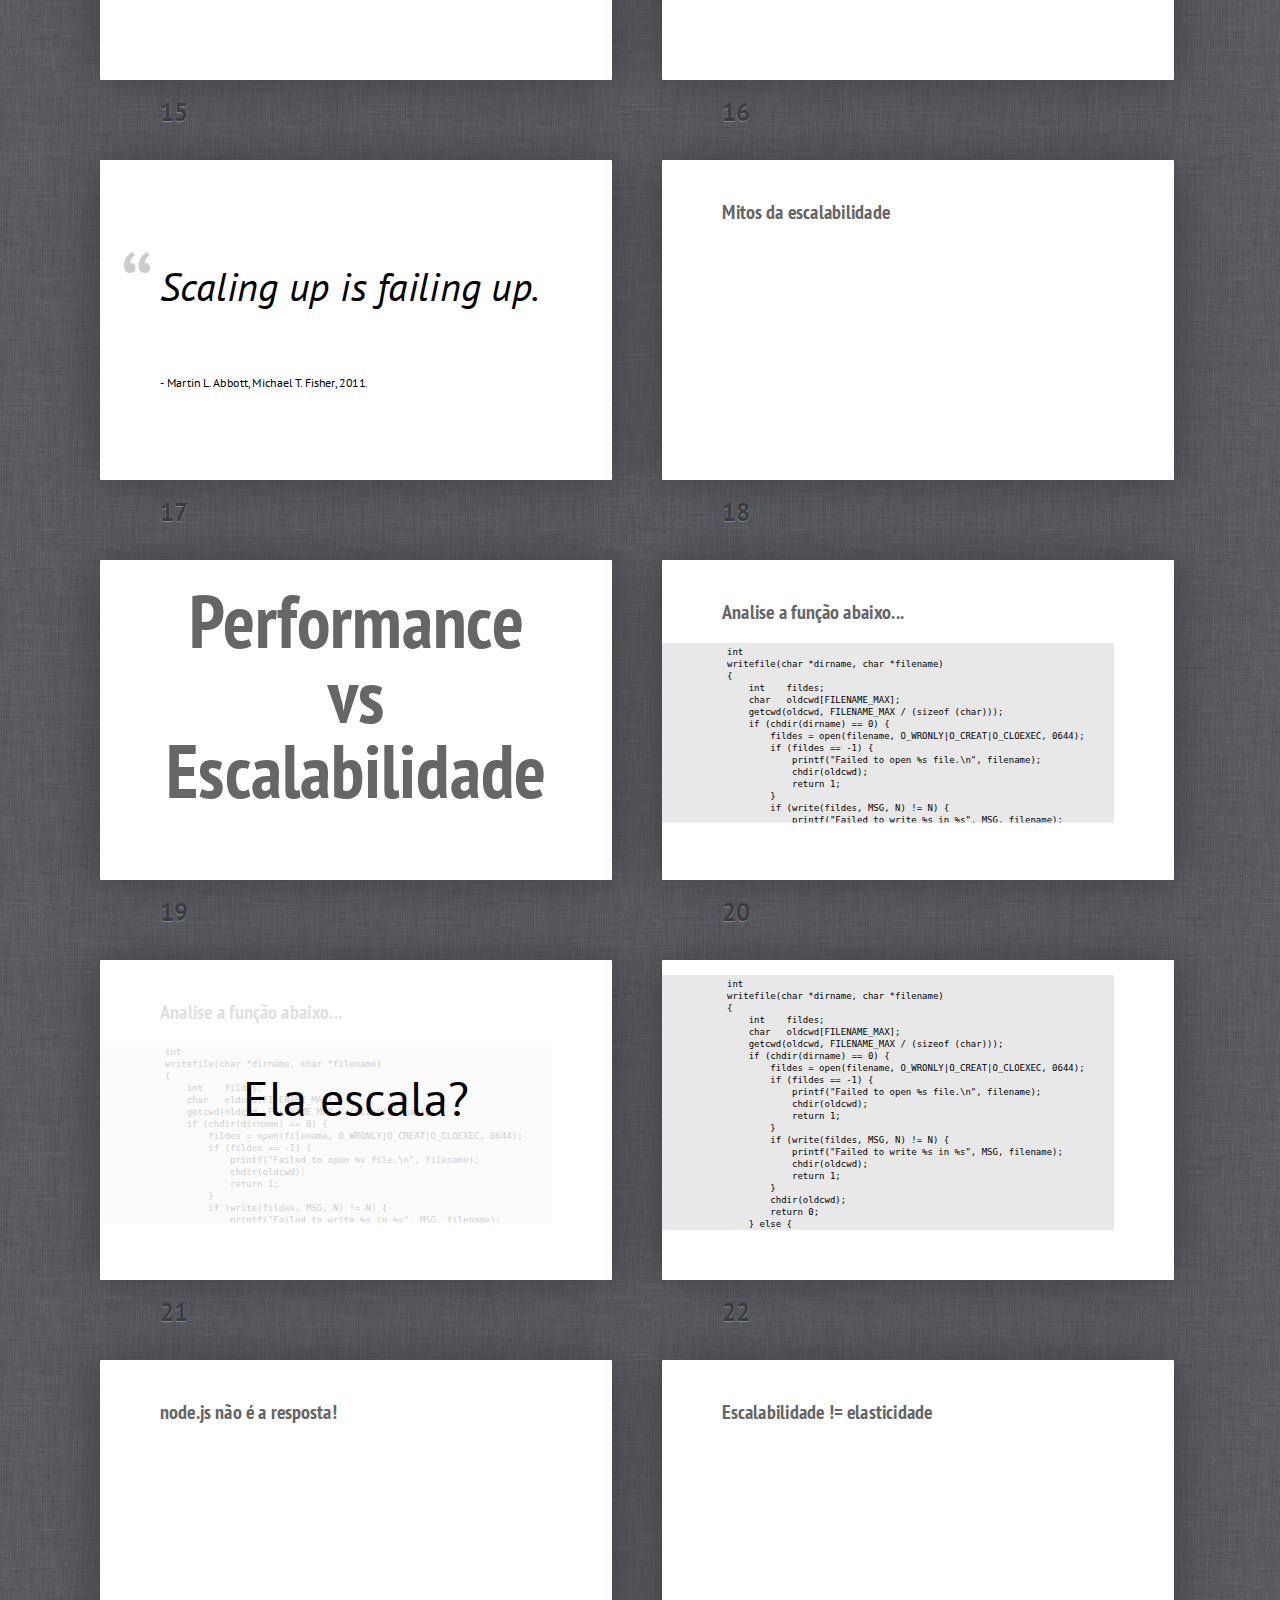
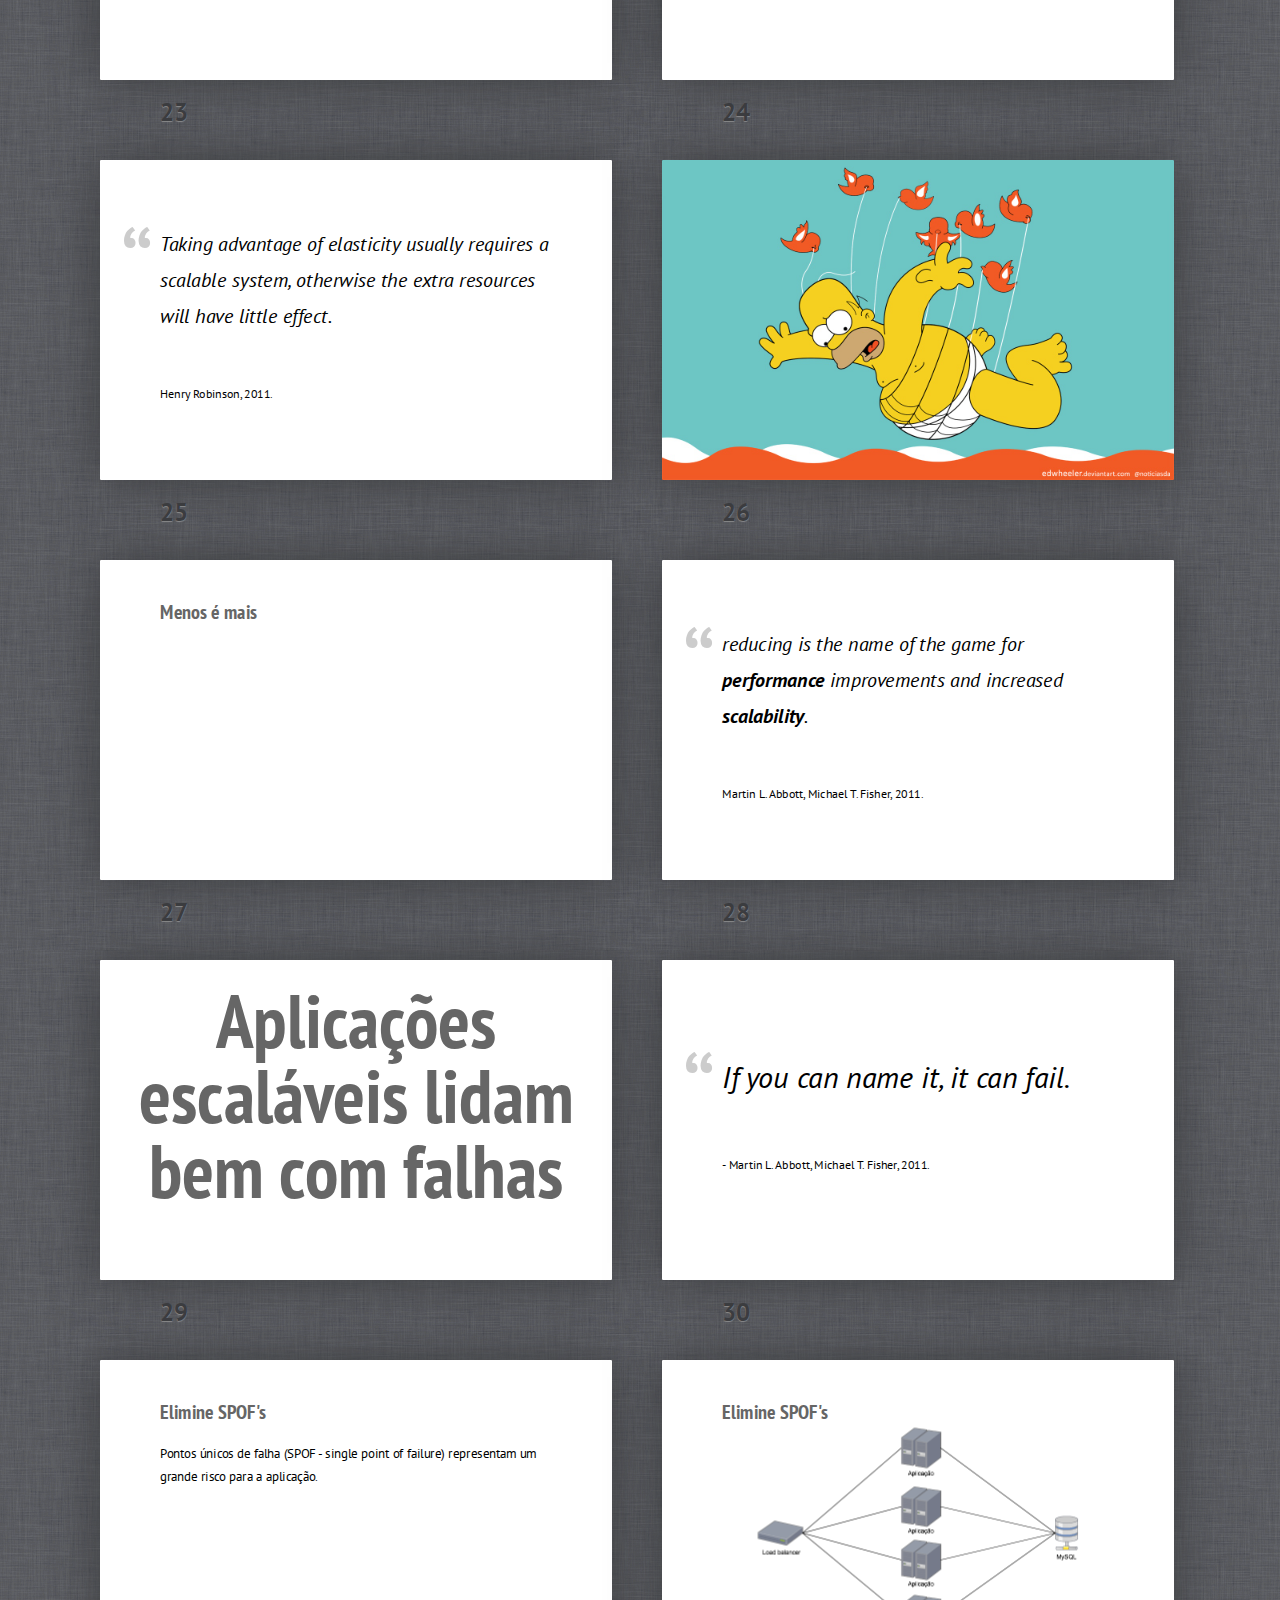
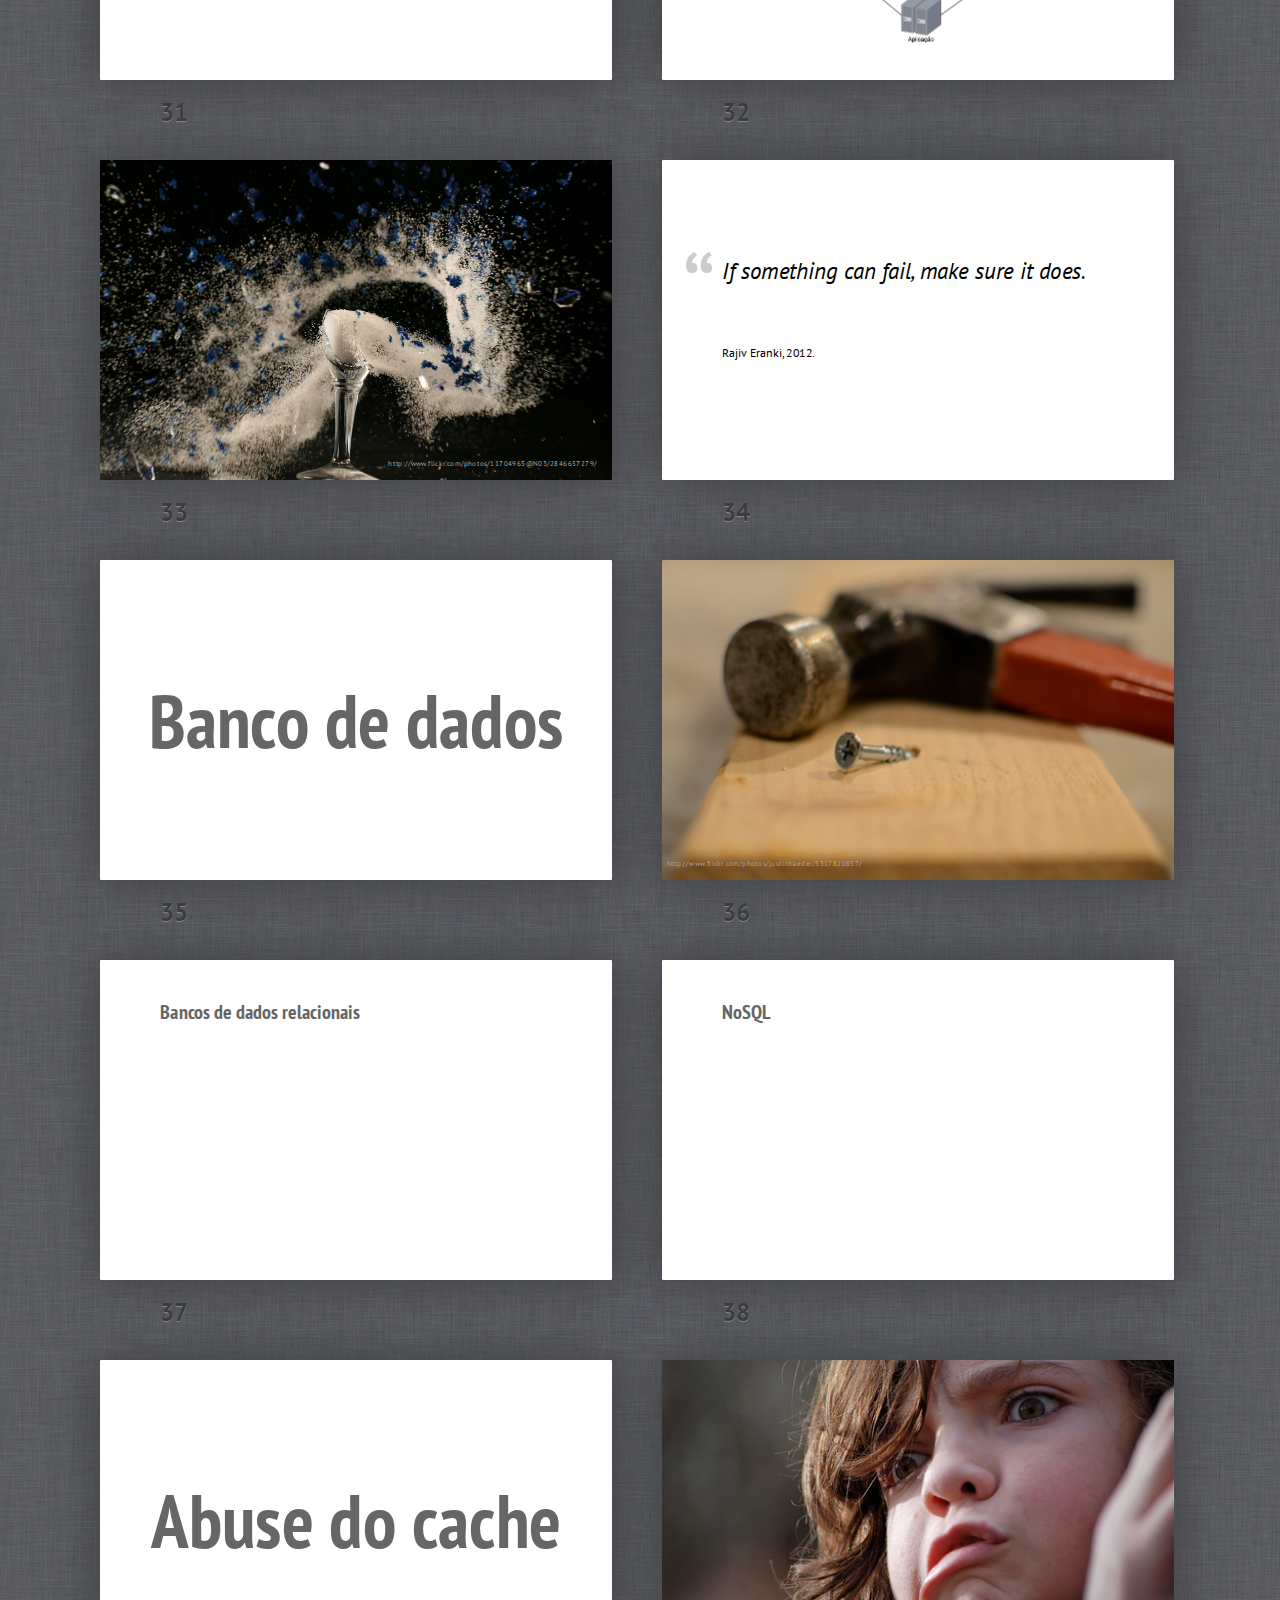
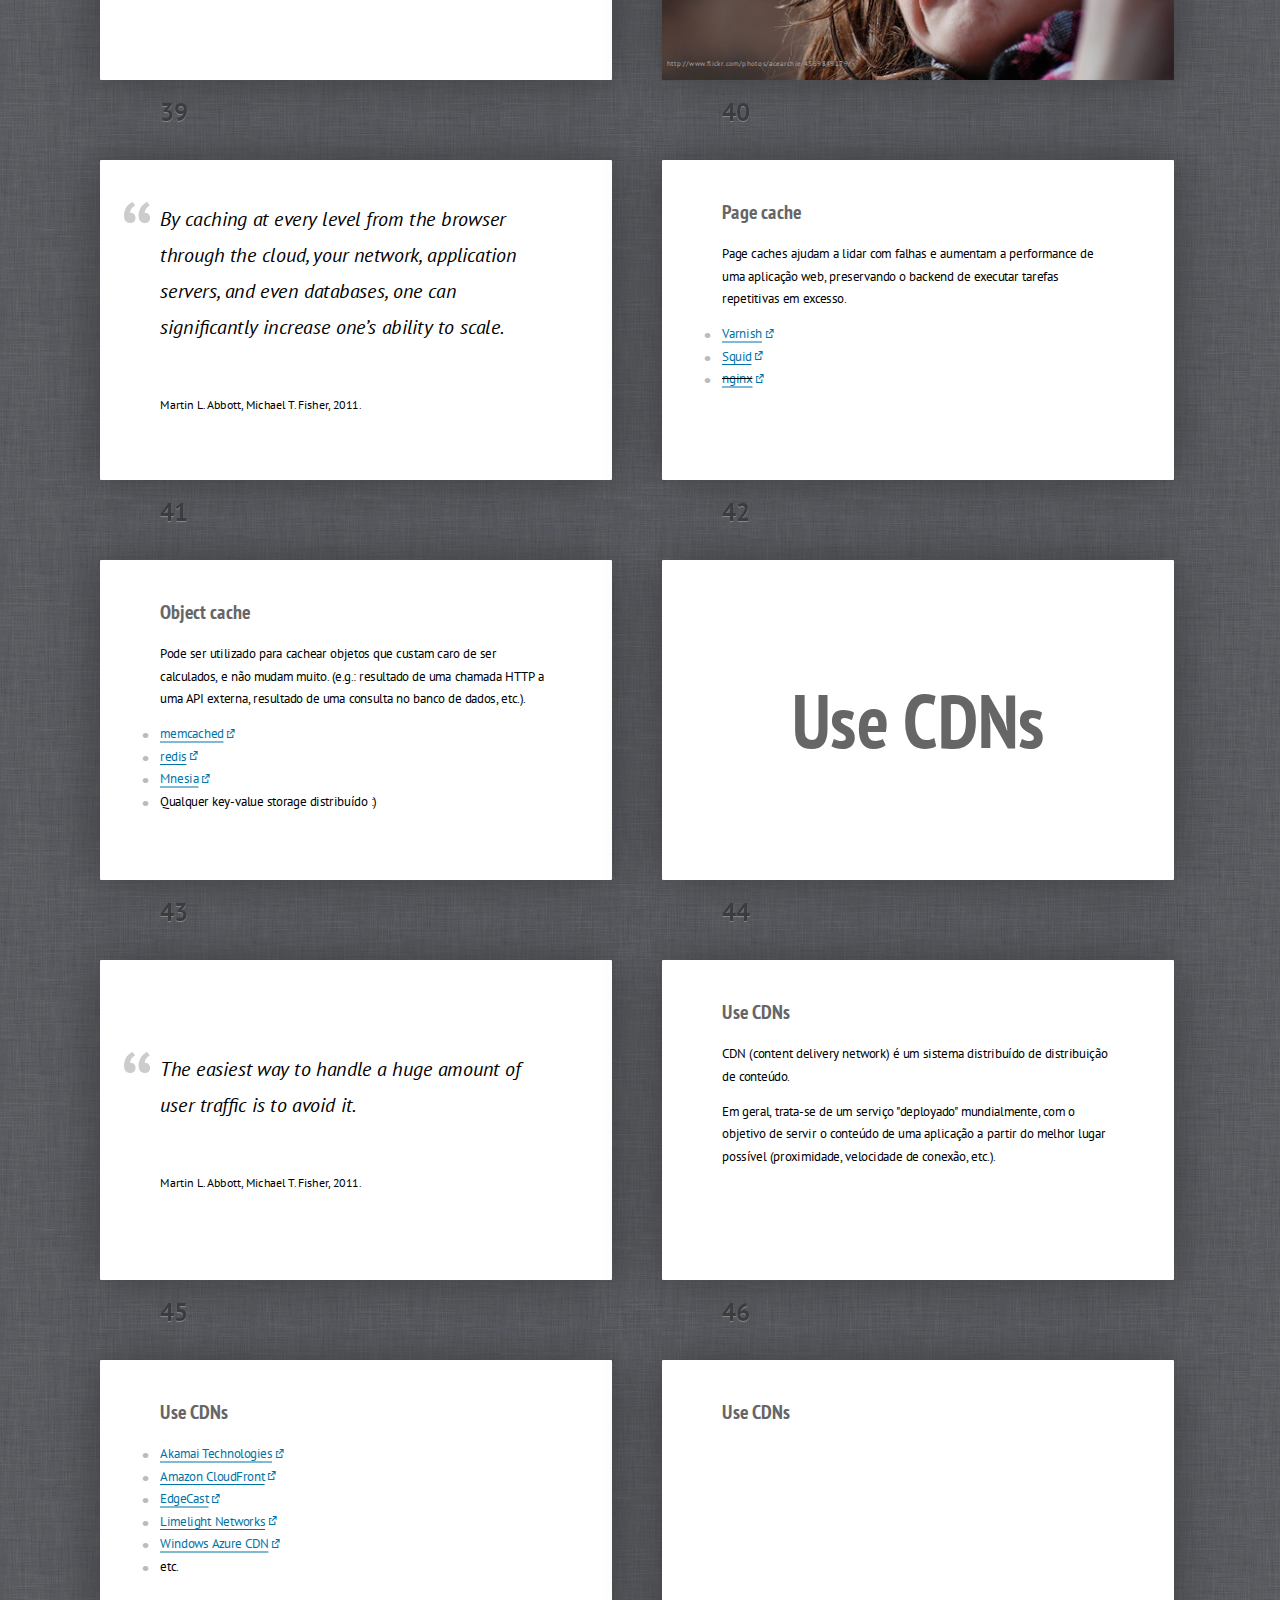
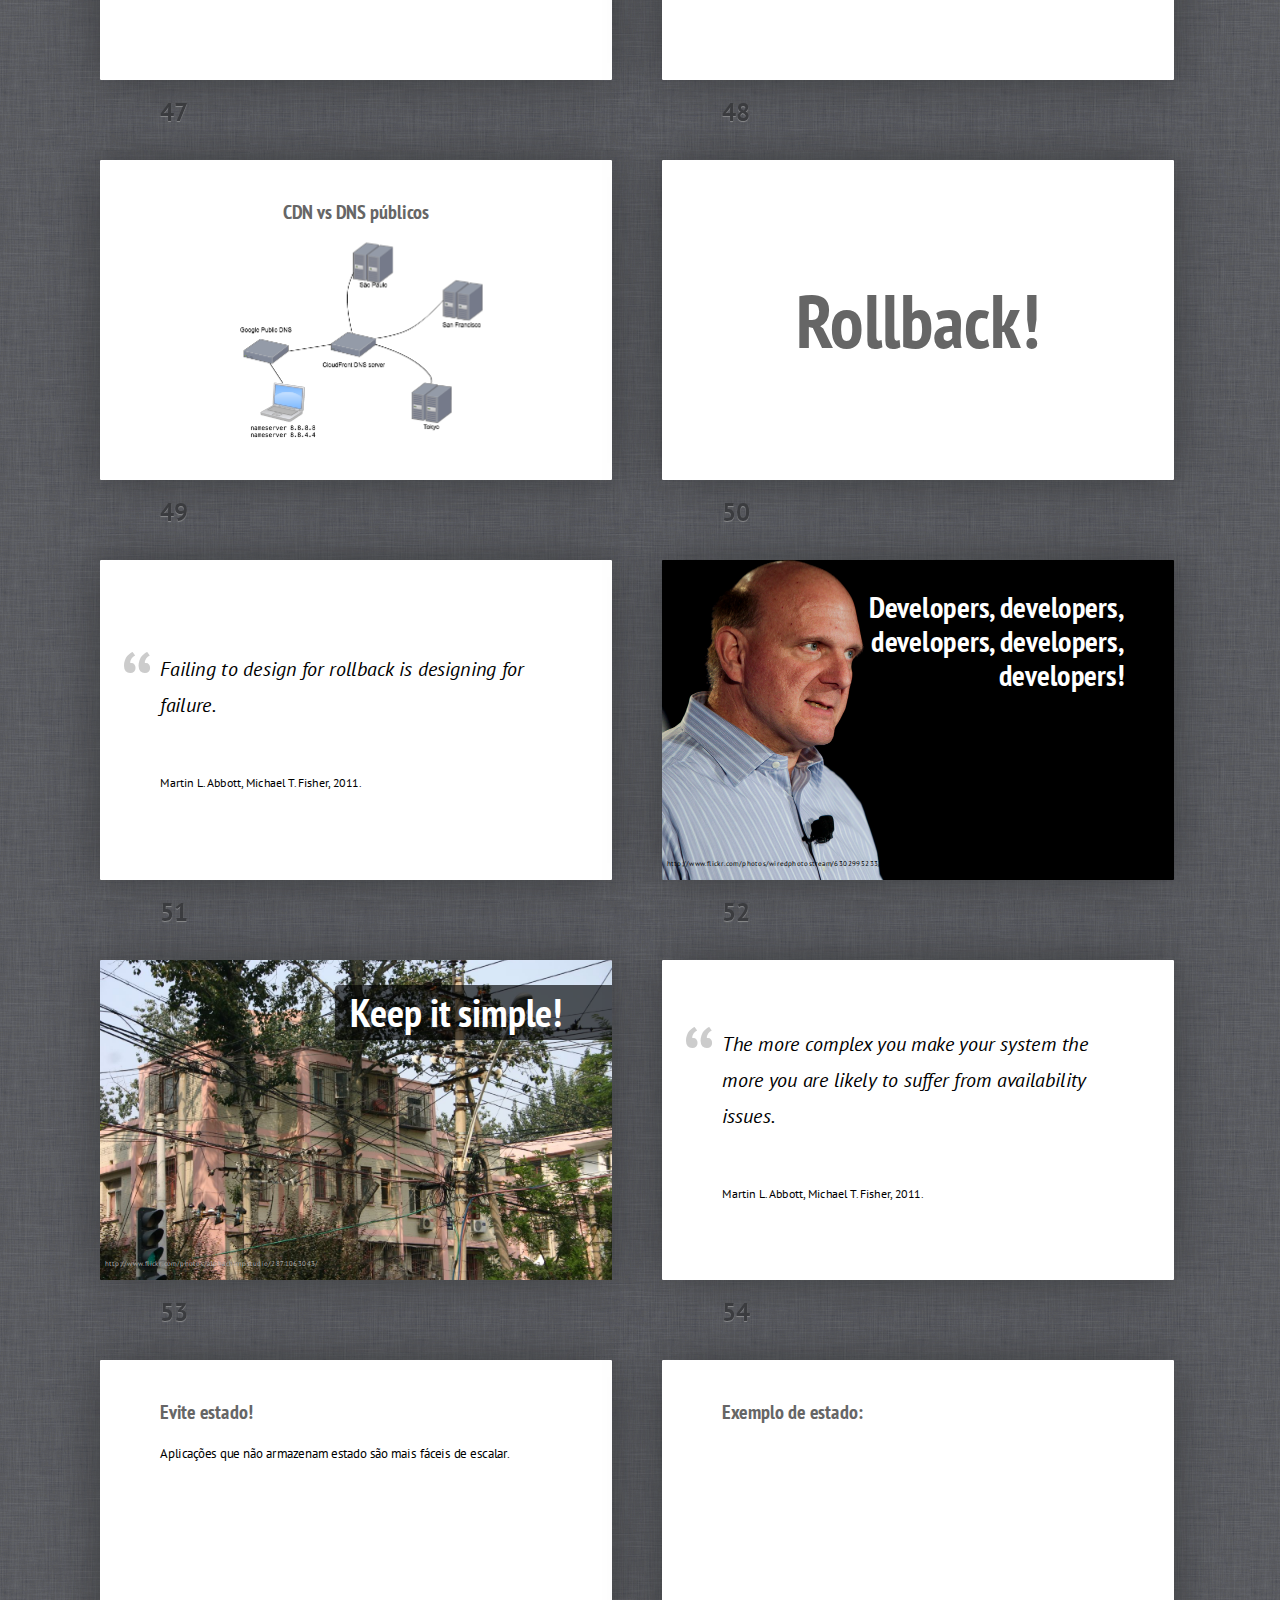
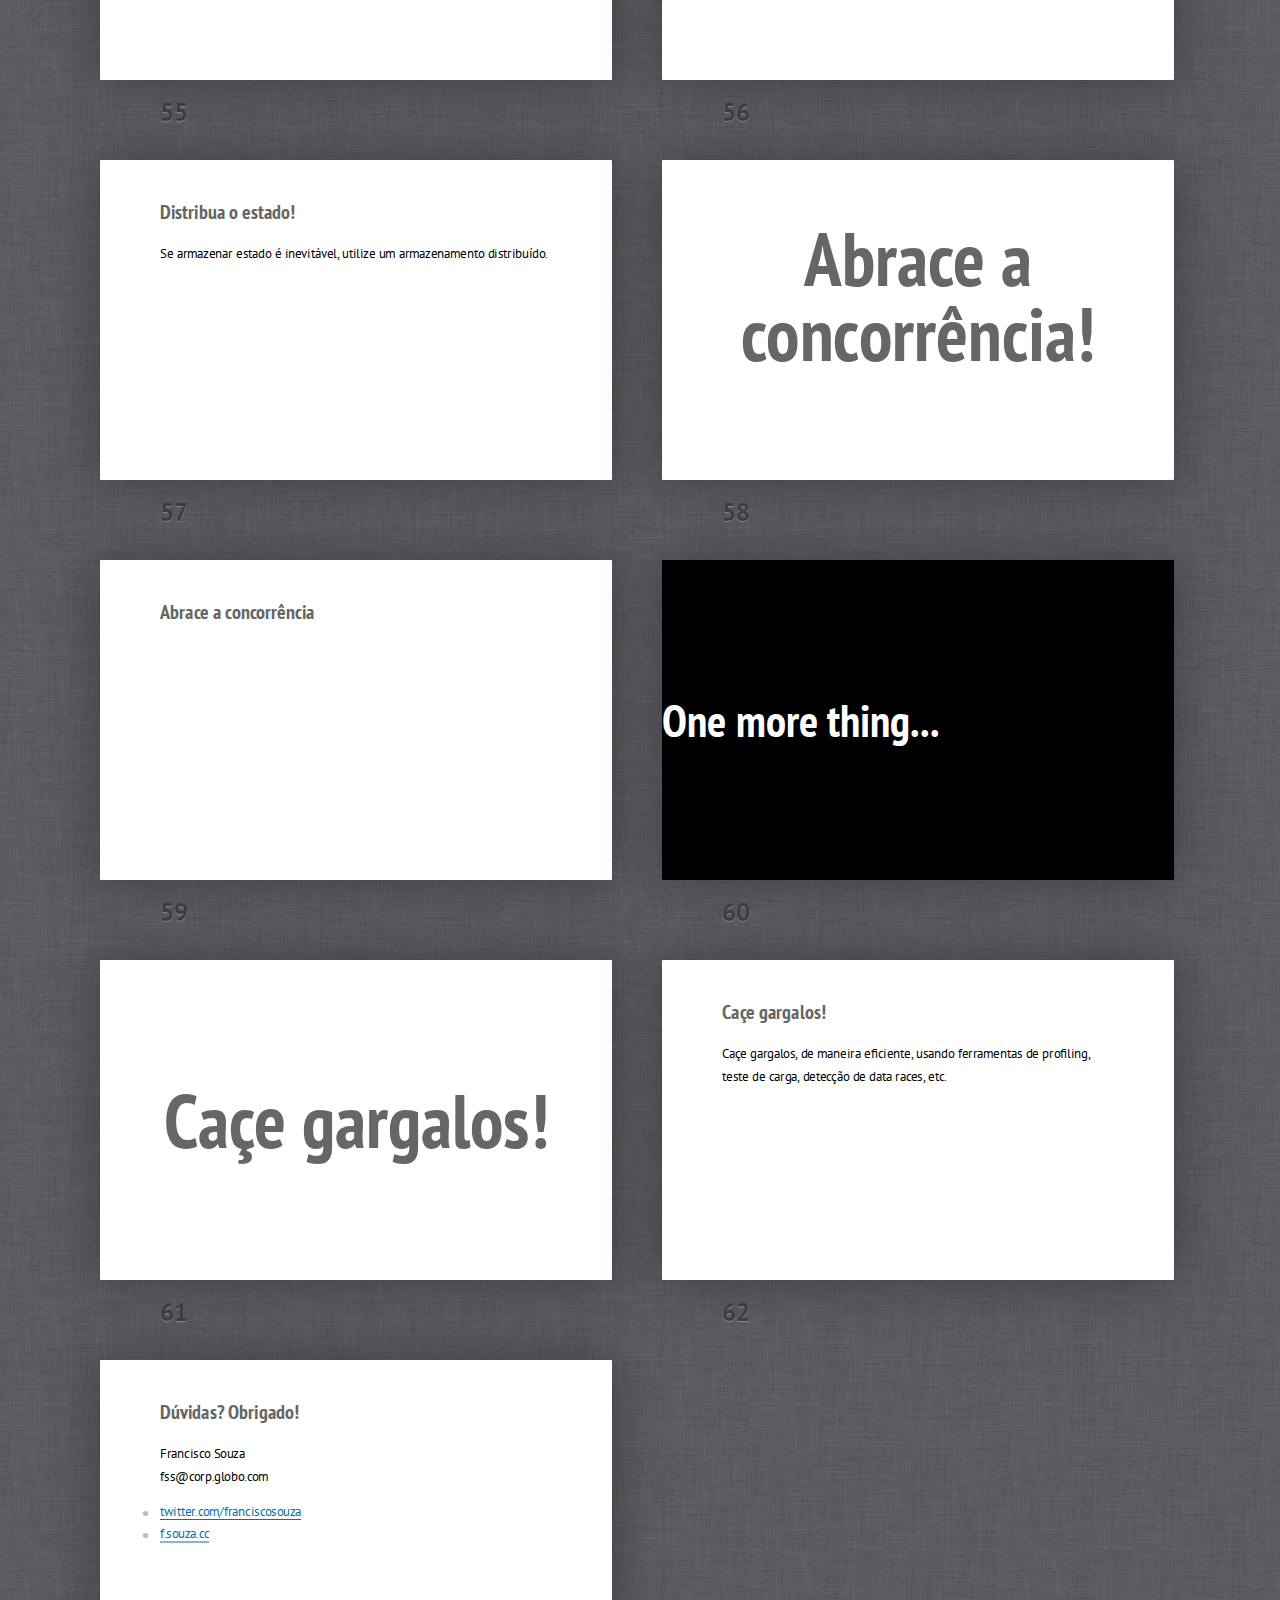
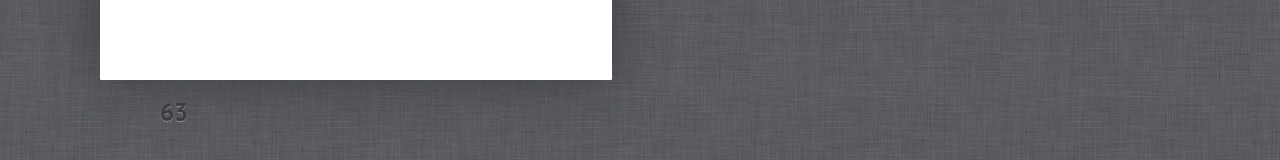
<file: o-mito-da-escalabilidade/index.html>
<!DOCTYPE HTML>
<html lang="pt-BR">
<head>
    <meta charset="UTF-8">
    <title>O mito da escalabilidade | Francisco Souza</title>
    <meta name="viewport" content="width=1274, user-scalable=no">
    <link rel="stylesheet" href="/themes/fisl13/styles/style.css">
    <link rel="stylesheet" href="style.css">
</head>
<body class="list">
    <div class="slide" id="Cover">
        <div>
            <section>
                <header>
                    <h2>O mito da escalabilidade</h2>
                </header>
                <h3>Francisco Souza</h3>
                <p>fss@corp.globo.com</p>
                <div>
                    <img id="globocom" src="pictures/globo.com.png" width="169" height="105" alt="Globo.com">
                </div>
            </section>
        </div>
    </div>
    <div class="slide shout" id="FastStory">
        <div>
            <section>
                <header>
                    <h2>Uma rápida história...</h2>
                </header>
            </section>
        </div>
    </div>
    <div class="slide" id="UltraUpload1">
        <div>
            <section>
                <header>
                    <h2>UltraUpload</h2>
                </header>
                <p>Você tem um nome projeto! Você vai trabalhar num site de compartilhamento de arquivos, chamado <b>UltraUpload</b>.</p>
                <p>Cada usuário será capaz de subir seus arquivos e compartilhar links.</p>
                <p>Além disso, também há o fator social: é possível curtir arquivos alheios, favoritar, etc.</p>
            </section>
        </div>
    </div>
    <div class="slide shout" id="UltraUpload2">
        <div>
            <section>
                <header>
                    <h2>
                        node.js<br>
                        +<br>
                        MongoDB
                    </h2>
                </header>
            </section>
        </div>
    </div>
    <div class="slide cover w" id="Broken1">
        <div>
            <section>
                <img src="pictures/explode.jpg" alt="Código quebrado">
                <p class="right">http://www.flickr.com/photos/11704965@N03/2846657279/</p>
            </section>
        </div>
    </div>
    <div class="slide cover h" id="Impossibru">
        <div>
            <section>
                <img src="pictures/impossibru.jpg" alt="Impossibru!">
            </section>
        </div>
    </div>
    <div class="slide shout" id="WhereIsTheProblem">
        <div>
            <section>
                <header>
                    <h2>Aonde está o problema?</h2>
                </header>
            </section>
        </div>
    </div>
    <div class="slide center" id="Scalability-Django">
        <div>
            <section>
                <img src="pictures/does-django-scale.png" alt="Django escala?">
            </section>
        </div>
    </div>
    <div class="slide center" id="Scalability-Rails">
        <div>
            <section>
                <img src="pictures/does-rails-scale.png" alt="Rails escala?">
            </section>
        </div>
    </div>
    <div class="slide quote" id="ScalabilityIsNot">
        <div>
            <section>
                <blockquote>
                    <p>Scalability is not about using Java. A system built in any language using any tools can be made to scale.</p>
                </blockquote>
                <p>- Cal Henderson, 2006.</p>
            </section>
        </div>
    </div>
    <div class="slide" id="WhatIsScalability1">
        <div>
            <section>
                <header>
                    <h2>O que é escalabilidade?</h2>
                </header>
                <p>Escalabilidade é a capacidade de responder a grandes mudanças nas demandas de dados, usuários, processamento ou outros recursos computacionais.</p>
            </section>
        </div>
    </div>
    <div class="slide" id="WhatIsScalability2">
        <div>
            <section>
                <header>
                    <h2>O que é escalabilidade?</h2>
                </header>
                <p>De acordo com Cal Henderson, <b>aplicações</b> escaláveis:</p>
                <ol class="build-list">
                    <li>são capazes de lidar com o crescimento de usuários</li>
                    <li>são capazes de lidar com o crescimento de dados</li>
                    <li>permanecem simples e fácil de manter à medida que evoluem</li>
                </ol>
            </section>
        </div>
    </div>
    <div class="slide" id="WhatIsScalability3">
        <div>
            <section>
                <header>
                    <h2>O que é escalabilidade?</h2>
                </header>
                <p class="build">Além disso, também podemos incluir na lista:</p>
                <ol class="build-list">
                    <li>Aplicações escaláveis conseguem lidar com falhas</li>
                    <li>Aplicações escaláveis utilizam recursos diferentes de forma adequada</li>
                </ol>
            </section>
        </div>
    </div>
    <div class="slide quote" id="Nowhere">
        <div>
            <section>
                <blockquote>
                    <p>On the Internet, if you can’t scale - if you can’t get really big really fast - you’re nowhere.</p>
                </blockquote>
                <p>- Nicholas G. Carr, <b>2000</b>.</p>
            </section>
        </div>
    </div>
    <div class="slide shout" id="HowToScale">
        <div>
            <section>
                <header>
                    <h2>Como escalar?</h2>
                </header>
            </section>
        </div>
    </div>
    <div class="slide" id="Types">
        <div>
            <section>
                <ol class="build-list">
                    <li class="built">
                        Scale up (escalabilidade vertical)
                        <ul>
                            <li>
                                Adição de recursos computacionais em uma intância
                                <ul>
                                    <li>CPU</li>
                                    <li>Memória</li>
                                    <li>etc.</li>
                                </ul>
                            </li>
                            <li>Mais limitada</li>
                        </ul>
                    </li>
                    <li class="built">
                        Scale out (escalabilidade horizontal)
                        <ul>
                            <li>Adição de novas instâncias</li>
                            <li>Tende ao infinito :)</li>
                        </ul>
                    </li>
                </ol>
            </section>
        </div>
    </div>
    <div class="slide quote" id="ScalingUpFailingUp">
        <div>
            <section>
                <blockquote>
                    <p>Scaling up is failing up.</p>
                </blockquote>
                <p>- Martin L. Abbott, Michael T. Fisher, 2011.</p>
            </section>
        </div>
    </div>
    <div class="slide" id="Myths">
        <div>
            <section>
                <header>
                    <h2>Mitos da escalabilidade</h2>
                </header>
                <ol class="build-list">
                    <li>Se roda rápido, escala.</li>
                    <li>Quer escalar? Usa node.js e MongoDB!</li>
                    <li>"Deploya" na nuvem que escala.</li>
                    <li>Ruby escala</li>
                    <li><img src="pictures/trollface.png" alt="Trollface"></li>
                </ol>
            </section>
        </div>
    </div>
    <div class="slide shout" id="PerformanceVsScalability">
        <div>
            <section>
                <header>
                    <h2>Performance<br>vs<br>Escalabilidade</h2>
                </header>
            </section>
        </div>
    </div>
    <div class="slide" id="Function">
        <div>
            <section>
                <header>
                    <h2>Analise a função abaixo...</h2>
                </header>
<pre style="height: 350px;">
int
writefile(char *dirname, char *filename)
{
    int    fildes;
    char   oldcwd[FILENAME_MAX];
    getcwd(oldcwd, FILENAME_MAX / (sizeof (char)));
    if (chdir(dirname) == 0) {
        fildes = open(filename, O_WRONLY|O_CREAT|O_CLOEXEC, 0644);
        if (fildes == -1) {
            printf("Failed to open %s file.\n", filename);
            chdir(oldcwd);
            return 1;
        }
        if (write(fildes, MSG, N) != N) {
            printf("Failed to write %s in %s", MSG, filename);
            chdir(oldcwd);
            return 1;
        }
        chdir(oldcwd);
        return 0;
    } else {
        printf("Directory %s does not exist.\n", dirname);
        chdir(oldcwd);
        return 1;
    }
}
</pre>
                <div class="build overlay">
                    <br><br>Ela roda rápido?
                </div>
            </section>
        </div>
    </div>
    <div class="slide" id="FunctionScale">
        <div>
            <section>
                <header>
                    <h2>Analise a função abaixo...</h2>
                </header>
<pre style="height: 350px;">
int
writefile(char *dirname, char *filename)
{
    int    fildes;
    char   oldcwd[FILENAME_MAX];
    getcwd(oldcwd, FILENAME_MAX / (sizeof (char)));
    if (chdir(dirname) == 0) {
        fildes = open(filename, O_WRONLY|O_CREAT|O_CLOEXEC, 0644);
        if (fildes == -1) {
            printf("Failed to open %s file.\n", filename);
            chdir(oldcwd);
            return 1;
        }
        if (write(fildes, MSG, N) != N) {
            printf("Failed to write %s in %s", MSG, filename);
            chdir(oldcwd);
            return 1;
        }
        chdir(oldcwd);
        return 0;
    } else {
        printf("Directory %s does not exist.\n", dirname);
        chdir(oldcwd);
        return 1;
    }
}
</pre>
                <div class="build overlay built">
                    <br><br>Ela escala?
                </div>
            </section>
        </div>
    </div>
    <div class="slide" id="FuncMarked">
        <div>
            <section>
<pre style="height: 500px; margin-top: -50px;" class="build mark-code">
int
writefile(char *dirname, char *filename)
{
    int    fildes;
    char   oldcwd[FILENAME_MAX];
    <mark>getcwd(oldcwd, FILENAME_MAX / (sizeof (char)))</mark>;
    if (<mark>chdir(dirname)</mark> == 0) {
        fildes = <mark class="another">open(filename, O_WRONLY|O_CREAT|O_CLOEXEC, 0644);</mark>
        if (fildes == -1) {
            printf("Failed to open %s file.\n", filename);
            <mark>chdir(oldcwd)</mark>;
            return 1;
        }
        if (<mark class="another">write(fildes, MSG, N)</mark> != N) {
            printf("Failed to write %s in %s", MSG, filename);
            <mark>chdir(oldcwd)</mark>;
            return 1;
        }
        <mark>chdir(oldcwd)</mark>;
        return 0;
    } else {
        printf("Directory %s does not exist.\n", dirname);
        <mark>chdir(oldcwd)</mark>;
        return 1;
    }
}
</pre>
            </section>
        </div>
    </div>
    <div class="slide" id="NodeNotTheAnswer">
        <div>
            <section>
                <header>
                    <h2>node.js não é a resposta!</h2>
                </header>
                <p class="build">Nem CoffeeScript, C, Java, Scala, Clojure, Ruby, Python, etc.</p>
                <p class="build">Escalabilidade não está na tecnologia, está na aplicação <span class="build">e na equipe!</span></p>
            </section>
        </div>
    </div>
    <div class="slide" id="ElasticNotScalability">
        <div>
            <section>
                <header>
                    <h2>Escalabilidade != elasticidade</h2>
                </header>
                <ul class="build-list">
                    <li>Elasticididade == adaptabilidade</li>
                    <li>Implantar uma aplicação em uma infraestrutura elástica não garante que ela vai escalar<br>&nbsp;</li>
                    <li>Você nunca viu uma aplicação EC2 cair por que "não aguentou a pressão"?</li>
                </ul>
            </section>
        </div>
    </div>
    <div class="slide quote" id="ElasticityAdvantage">
        <div>
            <section>
                <blockquote>
                    <p>Taking advantage of elasticity usually requires a scalable system, otherwise the extra resources will have little effect.</p>
                </blockquote>
                <p>Henry Robinson, 2011.</p>
            </section>
        </div>
    </div>
    <div class="slide cover w" id="TwitterScalability">
        <div>
            <section>
                <img src="pictures/twitter-scale.jpg" alt="Can Ruby scale?">
            </section>
        </div>
    </div>
    <div class="slide" id="LessIsMore">
        <div>
            <section>
                <header>
                    <h2>Menos é mais</h2>
                </header>
                <ul class="build-list">
                    <li>Não se exceda!</li>
                    <li>Quanto menos código você escreve, menos complexo é a aplicação.</li>
                    <li>Quanto menor a complexidade da aplicação, maior a facilidade em escala-la.</li>
                </ul>
            </section>
        </div>
    </div>
    <div class="slide quote" id="Reducing">
        <div>
            <section>
                <blockquote>
                    <p>reducing is the name of the game for <b>performance</b> improvements and increased <b>scalability</b>.</p>
                </blockquote>
                <p>Martin L. Abbott, Michael T. Fisher, 2011.</p>
            </section>
        </div>
    </div>
    <div class="slide shout" id="ProjectToFail">
        <div>
            <section>
                <header>
                    <h2>Aplicações escaláveis lidam bem com falhas</h2>
                </header>
            </section>
        </div>
    </div>
    <div class="slide quote" id="DealingWithFailures">
        <div>
            <section>
                <blockquote>
                    <p>If you can name it, it can fail.</p>
                </blockquote>
                <p>- Martin L. Abbott, Michael T. Fisher, 2011.</p>
            </section>
        </div>
    </div>
    <div class="slide" id="EliminateSPOF">
        <div>
            <section>
                <header>
                    <h2>Elimine SPOF's</h2>
                </header>
                <p>Pontos únicos de falha (SPOF - single point of failure) representam um grande risco para a aplicação.</p>
            </section>
        </div>
    </div>
    <div class="slide" id="EliminateSPOFPic">
        <div>
            <section>
                <header>
                    <h2>Elimine SPOF's</h2>
                </header>
                <img src="pictures/spof.png" alt="single point of failure">
                <div class="overlay build">
                    <br><br>O que acontece se o MySQL falhar?
                </div>
            </section>
        </div>
    </div>
    <div class="slide cover w" id="Broken2">
        <div>
            <section>
                <img src="pictures/explode.jpg" alt="Código quebrado">
                <p class="right">http://www.flickr.com/photos/11704965@N03/2846657279/</p>
            </section>
        </div>
    </div>
    <div class="slide quote" id="CheckForFailures">
        <div>
            <section>
                <blockquote>
                    <p>If something can fail, make sure it does.</p>
                </blockquote>
                <p>Rajiv Eranki, 2012.</p>
            </section>
        </div>
    </div>
    <div class="slide shout" id="Database">
        <div>
            <section>
                <header>
                    <h2>Banco de dados</h2>
                </header>
            </section>
        </div>
    </div>
    <div class="slide cover w" id="RightTool">
        <div>
            <section>
                <img src="pictures/right-tool.jpg" alt="Utilize a ferramenta correta!">
                <p>http://www.flickr.com/photos/justinbaeder/5317820857/</p>
            </section>
        </div>
    </div>
    <div class="slide" id="RDBMS">
        <div>
            <section>
                <header>
                    <h2>Bancos de dados relacionais</h2>
                </header>
                <ul class="build-list">
                    <li>Relacionamento entre entidades</li>
                    <li>
                        ACID
                        <ul>
                            <li>Atomicity</li>
                            <li>Consistency</li>
                            <li>Isolation</li>
                            <li>Durability</li>
                        </ul>
                    </li>
                    <li>Mais difícil de escalar.</li>
                </ul>
            </section>
        </div>
    </div>
    <div class="slide" id="NoSQL">
        <div>
            <section>
                <header>
                    <h2>NoSQL</h2>
                </header>
                <ul class="build-list">
                    <li><b>N</b>ot <b>o</b>nly <b>SQL</b></li>
                    <li>Classifica diversos tipos diferentes de bancos de dados</li>
                    <li>Em geral, bancos de dados que abrem mão de algumas garantias do modelo relacional</li>
                    <li>Muito mais fáceis de escalar (menor compromisso com consistência)</li>
                </ul>
            </section>
        </div>
    </div>
    <div class="slide shout" id="CacheAsMuchAsYouCan">
        <div>
            <section>
                <header>
                    <h2>Abuse do cache</h2>
                </header>
            </section>
        </div>
    </div>
    <div class="slide cover w" id="Decide">
        <div>
            <section>
                <img src="pictures/confuse.jpg" alt="Decide yourself!">
                <p>http://www.flickr.com/photos/acearchie/4369849179/</p>
            </section>
        </div>
    </div>
    <div class="slide quote" id="CacheEverything">
        <div>
            <section>
                <blockquote>
                    <p>By caching at every level from the browser through the cloud, your network, application servers, and even databases, one can significantly increase one’s ability to scale.</p>
                </blockquote>
                <p>Martin L. Abbott, Michael T. Fisher, 2011.</p>
            </section>
        </div>
    </div>
    <div class="slide" id="PageCache">
        <div>
            <section>
                <header>
                    <h2>Page cache</h2>
                </header>
                <p>Page caches ajudam a lidar com falhas e aumentam a performance de uma aplicação web, preservando o backend de executar tarefas repetitivas em excesso.</p>
                <ul>
                    <li><a href="https://www.varnish-cache.org" target="_blank">Varnish</a></li>
                    <li><a href="http://www.squid-cache.org" target="_blank">Squid</a></li>
                    <li><s><a href="http://nginx.org" target="_blank">nginx</a></s></li>
                </ul>
            </section>
        </div>
    </div>
    <div class="slide" id="ObjectCache">
        <div>
            <section>
                <header>
                    <h2>Object cache</h2>
                </header>
                <p>Pode ser utilizado para cachear objetos que custam caro de ser calculados, e não mudam muito. (e.g.: resultado de uma chamada HTTP a uma API externa, resultado de uma consulta no banco de dados, etc.).</p>
                <ul>
                    <li><a href="http://memcached.org" target="_blank">memcached</a></li>
                    <li><a href="http://redis.io" target="_blank">redis</a></li>
                    <li><a href="http://www.erlang.org/doc/man/mnesia.html" target="_blank">Mnesia</a></li>
                    <li>Qualquer key-value storage distribuído :)</li>
                </ul>
            </section>
        </div>
    </div>
    <div class="slide shout" id="UseCDN">
        <div>
            <section>
                <header>
                    <h2>Use CDNs</h2>
                </header>
            </section>
        </div>
    </div>
    <div class="slide quote" id="UseCDNQuote">
        <div>
            <section>
                <blockquote>
                    <p>The easiest way to handle a huge amount of user traffic is to avoid it.</p>
                </blockquote>
                <p>Martin L. Abbott, Michael T. Fisher, 2011.</p>
            </section>
        </div>
    </div>
    <div class="slide" id="WhatIsCDN1">
        <div>
            <section>
                <header>
                    <h2>Use CDNs</h2>
                </header>
                <p>CDN (content delivery network) é um sistema distribuído de distribuição de conteúdo.</p>
                <p>Em geral, trata-se de um serviço "deployado" mundialmente, com o objetivo de servir o conteúdo de uma aplicação a partir do melhor lugar possível (proximidade, velocidade de conexão, etc.).</p>
            </section>
        </div>
    </div>
    <div class="slide" id="WhichCDNToUse">
        <div>
            <section>
                <header>
                    <h2>Use CDNs</h2>
                </header>
                <ul>
                    <li><a href="http://www.akamai.com" target="_blank">Akamai Technologies</a></li>
                    <li><a href="http://aws.amazon.com/cloudfront/" target="_blank">Amazon CloudFront</a></li>
                    <li><a href="http://www.edgecast.com/" target="_blank">EdgeCast</a></li>
                    <li><a href="http://www.limelight.com/" target="_blank">Limelight Networks</a></li>
                    <li><a href="http://www.windowsazure.com/en-us/home/features/caching/" target="_blank">Windows Azure CDN</a></li>
                    <li>etc.</li>
                </ul>
            </section>
        </div>
    </div>
    <div class="slide" id="WhyCDN">
        <div>
            <section>
                <header>
                    <h2>Use CDNs</h2>
                </header>
                <ul class="build-list">
                    <li>CDNs são extremamente poderosas e largamente utilizadas para servir conteúdo estático e de mídia (streaming).</li>
                    <li>Alguns provedores de serviço já suportam conteúdo dinâmico e fragmentos (Akamai).</li>
                    <li>Ponto fraco das CDNs: Google Public DNS e OpenDNS.</li>
                </ul>
            </section>
        </div>
    </div>
    <div class="slide center" id="CDNvsDNS">
        <div>
            <section>
                <header>
                    <h2>CDN vs DNS públicos</h2>
                </header>
                <img src="pictures/cdnvsdns.png" alt="Google Public DNS vs Amazon CloudFront">
            </section>
        </div>
    </div>
    <div class="slide shout" id="Rollback">
        <div>
            <section>
                <header>
                    <h2>Rollback!</h2>
                </header>
            </section>
        </div>
    </div>
    <div class="slide quote" id="FailingRollback">
        <div>
            <section>
                <blockquote>
                    <p>Failing to design for rollback is designing for failure.</p>
                </blockquote>
                <p>Martin L. Abbott, Michael T. Fisher, 2011.</p>
            </section>
        </div>
    </div>
    <div class="slide cover w" id="Developers">
        <div>
            <section>
                <header>
                    <h2 class="right">Developers, developers,<br>developers, developers,<br>developers!</h2>
                </header>
                <img src="pictures/steve-ballmer.jpg" alt="Steve Ballmer">
                <p class="black">http://www.flickr.com/photos/wiredphotostream/6302995233/</p>
            </section>
        </div>
    </div>
    <div class="slide cover w" id="KISS">
        <div>
            <section>
                <header>
                    <h2 class="right">Keep it simple!</h2>
                </header>
                <img src="pictures/complex.jpg" alt="Gambiarra">
                <p>http://www.flickr.com/photos/alphachimpstudio/2871063043/</p>
            </section>
        </div>
    </div>
    <div class="slide quote" id="CodeSimple">
        <div>
            <section>
                <blockquote>
                    <p>The more complex you make your system the more you are likely to suffer from availability issues.</p>
                </blockquote>
                <p>Martin L. Abbott, Michael T. Fisher, 2011.</p>
            </section>
        </div>
    </div>
    <div class="slide" id="AvoidState">
        <div>
            <section>
                <header>
                    <h2>Evite estado!</h2>
                </header>
                <p>Aplicações que não armazenam estado são mais fáceis de escalar.</p>
                <div>
                    <img src="pictures/state.png" alt="state" class="build">
                </div>
            </section>
        </div>
    </div>
    <div class="slide" id="LoginState">
        <div>
            <section>
                <header>
                    <h2>Exemplo de estado: <span class="build">autenticação</span></h2>
                </header>
                <div>
                    <img src="pictures/login.png" alt="Login" class="build">
                </div>
            </section>
        </div>
    </div>
    <div class="slide" id="DistributeState">
        <div>
            <section>
                <header>
                    <h2>Distribua o estado!</h2>
                </header>
                <p>Se armazenar estado é inevitável, utilize um armazenamento distribuído.</p>
                <ul class="build-list">
                    <li>banco de dados</li>
                    <li>sistema de arquivos</li>
                    <li>etc.</li>
                </ul>
            </section>
        </div>
    </div>
    <div class="slide shout" id="Concurrency">
        <div>
            <section>
                <header>
                    <h2>Abrace a concorrência!</h2>
                </header>
            </section>
        </div>
    </div>
    <div class="slide" id="ThinkConcurrently">
        <div>
            <section>
                <header>
                    <h2>Abrace a concorrência</h2>
                </header>
                <ul class="build-list">
                    <li>Projetar para alta concorrência implica em projetar para escalar</li>
                    <li>Afinal de contas, escalar é ser capaz de responder um maior número de requisições concorrentes</li>
                </ul>
            </section>
        </div>
    </div>
    <div class="slide shout cover black" id="OneMoreThing">
        <div>
            <section>
                <header>
                    <h2>One more thing...</h2>
                </header>
            </section>
        </div>
    </div>
    <div class="slide shout" id="HuntBottlenecks1">
        <div>
            <section>
                <header>
                    <h2>Caçe gargalos!</h2>
                </header>
            </section>
        </div>
    </div>
    <div class="slide" id="HuntBottlenecks2">
        <div>
            <section>
                <header>
                    <h2>Caçe gargalos!</h2>
                </header>
                <p>Caçe gargalos, de maneira eficiente, usando ferramentas de profiling, teste de carga, detecção de data races, etc.</p>
                <ul class="build-list">
                    <li><a href="http://code.google.com/p/gperftools/" target="_blank">gperftools</a></li>
                    <li><a href="http://docs.python.org/library/profile.html#module-cProfile" target="_blank">cProfile</a></li>
                    <li><a href="http://valgrind.org" target="_blank">Valgrind</a></li>
                    <li><a href="http://httpd.apache.org/docs/trunk/programs/ab.html" target="_blank">ab (Apache Benchmark)</a></li>
                    <li><a href="http://www.joedog.org/siege-home/" target="_blank">Siege</a></li>
                </ul>
            </section>
        </div>
    </div>
    <div class="slide" id="ThankYou">
        <div>
            <section>
                <header>
                    <h2>Dúvidas? Obrigado!</h2>
                </header>
                <p>Francisco Souza<br>fss@corp.globo.com</p>
                <ul>
                    <li><a href="http://twitter.com/franciscosouza">twitter.com/franciscosouza</a></li>
                    <li><a href="http://f.souza.cc">f.souza.cc</a></li>
                </ul>
            </section>
        </div>
    </div>
    <div class="progress"><div></div></div>
    <script src="/themes/scripts/script.js"></script>
    <!-- Copyright © 2010–2012 Vadim Makeev — pepelsbey.net -->
</body>
</html>
</file>
<file: themes/fisl13/styles/style.css>
/*
	Ribbon theme for Shower presentation template: http://github.com/pepelsbey/shower
	Copyright © 2010–2011 Vadim Makeev, http://pepelsbey.net/
	Licensed under MIT license: https://github.com/pepelsbey/shower/wiki/License
*/

@import url(fonts.css);
@import url(reset.css);

BODY {
	font:25px/1.8 'PT Sans', sans-serif;
	counter-reset:paging;
	}

/* Slide
---------------------------------------- */
.slide:after {
	counter-increment:paging;
	content:counter(paging, decimal-leading-zero);
	}
.slide section {
	padding:80px 120px 0;
	width:784px;
	height:560px;
	background:#FFF;
	color:#000;
	}
	.slide section:before {
		position:absolute;
		top:0;
		right:120px;
		width:40px;
		height:120px;
		}

/* Header */
.slide header {
	margin:0 0 40px;
	color:#666;
	font:bold 40px/1.13 'PT Sans Narrow', sans-serif;
}
.slide header p.build {
    -moz-transition: opacity 1s;
    -webkit-transition: opacity 1s;
    color: #444;
    opacity: 0;
    text-align: right;
}
.slide header p.build.built {
    opacity: 1;
}

/* Elements */
.slide p {
	margin:0 0 25px;
	}
.slide p.note {
	color:#888;
	}
.slide a {
	border-bottom:0.1em solid;
	color:#0174A7;
	text-decoration:none;
	}
.slide a[target=_blank] {
	margin-right:22px;
	}
.slide a[target=_blank]:after {
	position:absolute;
	margin-left:7px;
	font-family:'Target Blank';
	content:'\005E';
	}
.slide b,
.slide strong {
	font-weight:bold;
	}
.slide i,
.slide em {
	font-style:italic;
	}
.slide kbd,
.slide code {
	padding:3px 8px;
	-webkit-border-radius:8px;
	-moz-border-radius:8px;
	border-radius:8px;
	background:#FAFAA2;
	color:#000;
	-webkit-tab-size:4;
	-moz-tab-size:4;
	-o-tab-size:4;
	tab-size:4;
    font-size: 20px;
	font-family:'Menlo', monospace;
	}

/* Quote */
.slide blockquote {
	font-style:italic;
	}
.slide blockquote:before {
	position:absolute;
	margin:-15px 0 0 -80px;
	color:#CCC;
	font:200px/1 'PT Sans', sans-serif;
	content:'\201C'; /* ldquo */
	}

/* Lists */
.slide ol,
.slide ul {
	margin:0 0 45px;
	counter-reset:list;
	}
	.slide ul ul,
	.slide ol ul,
	.slide ol ol,
	.slide ul ol {
		margin:0 0 0 38px;
		}
	.slide ol > li:before,
	.slide ul > li:before {
		position:absolute;
		margin-left:-120px;
		width:100px;
		color:#BBB;
		text-align:right;
		}
	.slide ul > li:before {
		content:'\2022'; /* bull */
		line-height:1.1;
		font-size:40px;
		}
	.slide ol > li:before {
		counter-increment:list;
		content:counter(list)'.';
		}

.slide pre {
    background-color: rgba(33, 33, 33, 0.1);
    border-top-right-radius: 5px;
    font-family: Menlo, 'monospace';
    font-size: 18px;
    line-height: 24px;
    margin-left: -120px;
    margin-bottom: 20px;
    overflow-x: auto;
    padding: 5px 10px 5px 130px;
}

.slide pre mark {
    -moz-transition: background-color 1s, color .5s;
    -webkit-transition: background-color 1s, color .5s;
    padding:3px 8px;
    -webkit-border-radius:8px;
    -moz-border-radius:8px;
    border-radius:8px;
    background:transparent;
    color:#000;
    font-style:normal;
}
.slide pre .important {
    background:#C00;
    color:#FFF;
    font-weight:normal;
}
.slide pre.mark-code mark {
    -moz-transition: none;
    -webkit-transition: none;
    padding: 0;
}
.slide pre.mark-code.build {
    opacity: 1;
}
.slide pre.mark-code.built {
    color: #AAA;
}
.slide pre.mark-code.built mark {
    color: #C00;
    font-weight: bold;
}
.slide pre.mark-code.built mark.another {
    color: #009;
}
.slide pre .comment {
    padding:0;
    background:none;
    color:#888;
}

/* Cover */
.slide.cover section {
	background:#FFF;
	overflow:hidden;
	}
	.slide.cover section:before {
		display:none;
		}
.slide.cover img,
.slide.cover svg,
.slide.cover video,
.slide.cover object {
	position:absolute;
	top:0;
	left:50%;
	z-index:-1;
	height:100%;
	-webkit-transform:translateX(-50%);
	-moz-transform:translateX(-50%);
	-ms-transform:translateX(-50%);
	-o-transform:translateX(-50%);
	transform:translateX(-50%);
	}
.slide.cover.w img,
.slide.cover.w svg,
.slide.cover.w video,
.slide.cover.w object {
	top:50%;
	left:0;
	width:100%;
	height:auto;
	-webkit-transform:translateY(-50%);
	-moz-transform:translateY(-50%);
	-ms-transform:translateY(-50%);
	-o-transform:translateY(-50%);
	transform:translateY(-50%);
	}
.slide.cover.black section {
    background-color: #000;
}
.slide.cover.shout.black section header h2 {
    color: #FFF;
    font-size: 90px;
    text-align: left;
}

/* Shout */
.slide.shout section:before {
	display:none;
	}
.slide.shout h2 {
	position:absolute;
	top:50%;
	left:0;
	width:100%;
	text-align:center;
	line-height:1;
	font-size:150px;
	-webkit-transform:translateY(-50%);
	-moz-transform:translateY(-50%);
	-ms-transform:translateY(-50%);
	-o-transform:translateY(-50%);
	transform:translateY(-50%);
	}
	.slide.shout h2 a[target=_blank] {
		margin:0;
		}
		.slide.shout h2 a[target=_blank]:after {
			content:'';
			}

/* Middle */
.middle {
	position:absolute;
	top:50%;
	left:50%;
	-webkit-transform:translate(-50%, -50%);
	-moz-transform:translate(-50%, -50%);
	-ms-transform:translate(-50%, -50%);
	-o-transform:translate(-50%, -50%);
	transform:translate(-50%, -50%);
	}

/* List
---------------------------------------- */
.list {
	float:left;
	padding:80px 0 80px 100px;
	background:#585A5E url(../images/linen.png);
	}

/* Caption */
.list .caption {
	color:#3C3D40;
	text-shadow:0 1px 1px #8D8E90;
	}
	.list .caption h1 {
		font:bold 50px/1 'PT Sans Narrow', sans-serif;
		}
	.list .caption a {
		color:#4B86C2;
		text-shadow:0 -1px 1px #1F3F60;
		text-decoration:none;
		}
	.list .caption a:hover {
		color:#5ca4ed;
		}

/* Slide */
.list .slide {
	position:relative;
	float:left;
	margin:0 50px 0 0;
	padding:80px 0 0;
	}
	.list .slide:after {
		position:absolute;
		bottom:-45px;
		left:60px;
		color:#3C3D40;
		text-shadow:0 1px 1px #8D8E90;
		line-height:1;
		font-weight:bold;
		font-size:25px;
		}
	.list .slide:target:after {
		text-shadow:0 -1px 1px #1F3F60;
		color:#4B86C2;
		}
	.list .slide > div {
		position:relative;
		overflow:hidden;
		width:512px;
		height:320px;
		box-shadow:0 0 50px #3C3D40;
		border-radius:1px;
		background:rgba(0, 0, 0, 0.3);
		}
	.list .slide > div:hover {
		box-shadow:
			0 0 0 10px rgba(60, 61, 64, 0.6),
			0 0 50px #3C3D40;
		}
	.list .slide:target > div {
		box-shadow:
			0 0 0 1px #305F8D,
			0 0 0 10px #3C7CBD,
			0 0 50px #3C3D40;
		}
	.list .slide section {
		-webkit-transform-origin:0 0;
		-webkit-transform:scale(0.5);
		-moz-transform-origin:0 0;
		-moz-transform:scale(0.5);
		-ms-transform-origin:0 0;
		-ms-transform:scale(0.5);
		-o-transform-origin:0 0;
		-o-transform:scale(0.5);
		transform-origin:0 0;
		transform:scale(0.5);
		}
		.list .slide section:after {
			position:absolute;
			top:0;
			right:0;
			bottom:0;
			left:0;
			content:'';
			}

/* Small */
@media all and (max-width:1274px) {
	.list .slide:after {
		left:30px;
		}
	.list .slide > div {
		width:256px;
		height:160px;
		}
	.list .slide section {
		-webkit-transform:scale(0.25);
		-moz-transform:scale(0.25);
		-ms-transform:scale(0.25);
		-o-transform:scale(0.25);
		transform:scale(0.25);
		}
	}

/* Full
---------------------------------------- */
.full {
	position:absolute;
	top:50%;
	left:50%;
	overflow:hidden;
	margin:-320px 0 0 -512px;
	width:1024px;
	height:640px;
	background:#000;
	}
	.full .caption {
		display:none;
		}
	.full .slide {
		position:absolute;
		visibility:hidden;
		}
		.full .slide:target {
			visibility:visible;
			}
		.full .slide:after {
			position:absolute;
			bottom:85px;
			left:120px;
			color:#BBB;
			line-height:1;
			}
		.full .slide section {
			-webkit-transform:scale(1);
			-moz-transform:scale(1);
			-ms-transform:scale(1);
			-o-transform:scale(1);
			transform:scale(1);
			}
		.full .slide.cover {
			z-index:1;
			}
			.full .slide.cover:after{
				content:'';
				}

/* Progress */
.full .progress {
	position:absolute;
	right:118px;
	bottom:49px;
	left:118px;
	border-radius:7px;
	border:2px solid rgba(255, 255, 255, 0.2);
	}
	.full .progress DIV {
		width:0;
		height:10px;
		border-radius:5px;
		background:rgba(177, 177, 177, 0.4);
		-webkit-transition:width 0.2s linear;
		-moz-transition:width 0.2s linear;
		-ms-transition:width 0.2s linear;
		-o-transition:width 0.2s linear;
		transition:width 0.2s linear;
		}
.full .progress-off {
	z-index:1;
	}
#Cover h2 {
    color: #444;
    font-size:80px;
    margin-bottom:120px;
}
#Cover h3 {
    font-size: 40px;
    line-height: 30px;
}
#Cover:after {
    content:'';
}
.build-list li {
    opacity: 0;
    -moz-transition: opacity .5s;
    -webkit-transition: opacity .5s;
}
.build-list li.built {
    opacity: 1;
}
.slide.center section {
    text-align: center;
}
.slide.cover.w p {
    bottom: 20px;
    color: #AAA;
    font-size: 14px;
    left: 10px;
    letter-spacing: .8px;
    margin: 0;
    position: absolute;
}
.slide.cover.w p.black {
    color: #000;
}
.slide.cover.w p.right {
    left: auto;
    right: 30px;
}
.slide.cover.w header h2 {
    background-color: rgba(0, 0, 0, .65);
    border-top-right-radius: 8px;
    border-bottom-right-radius: 8px;
    color: #FFF;
    font-size: 80px;
    left: 0;
    padding: 10px 30px 10px 100px;
    position: absolute;
    top: 50px;
}
.slide.cover.w header h2.right {
    border-radius: 0;
    border-top-left-radius: 8px;
    border-bottom-left-radius: 8px;
    left: auto;
    right: 0;
    padding: 10px 100px 10px 30px;
}
.slide .build {
    -moz-transition: opacity 1s;
    -webkit-transition: opacity 1s;
    opacity: 0;
}
.slide .build.built {
    opacity: 1;
}
.slide.quote blockquote {
    font-size: 40px;
}
.slide.quote section > p {
    font-size: 24px;
    margin-top: 100px;
}
.slide.quote blockquote {
    margin-top: 100px;
}
.slide section > div.build.overlay {
    background-color: rgba(255, 255, 255, .8);
    color: #000;
    display: none;
    font-size: 96px;
    height: 100%;
    left: 0;
    line-height: 110px;
    position: absolute;
    width: 100%;
    text-align: center;
    top: 0;
}
.slide section > div.build.built.overlay {
    display: block;
}
.slide section > div.build.overlay.red {
    color: #900;
}
</file>
<file: concorrencia-em-python/style.css>
#Who #grown {
    -moz-transform: rotate(10deg);
    -webkit-transform: rotate(10deg);
    border-radius: 5px;
    position: absolute;
    right: 250px;
    top: 140px;
}
#Who #child {
    -moz-transform: rotate(-4deg);
    position: absolute;
    right: 40px;
    top: 120px;
}
#Cover section div {
    margin-top: 120px;
    text-align: center;
}
#BuiltinThreading blockquote {
    margin-top: 120px;
}
#BadGIL .overlay {
    font-weight: bold;
}
#DequeImplementation blockquote {
    margin-top: 0;
}
#WhatIf h2, #StupidThread pre, #CodeSamplesLocking section > pre:first-child {
    margin-top: -50px;
}
#CodeSamplesLocking:after {
    content: '';
}
#ArminOnLocals blockquote {
    margin-top: 50px;
}
#HowMultiprocessingWorks section > ul > li:last-child:before {
    content: '';
}
#HowMultiprocessingWorks section >ul > li:last-child {
    margin-top: 30px;
}
#concurrentfutures h2 {
    margin-top: -50px;
}
.slide.shout.freddie section {
    background: url(pictures/freddie-mercury.png) 740px 200px no-repeat #FFF;
}
</file>
<file: o-mito-da-escalabilidade/style.css>
#Cover h2 {
    color: #444;
    font-size:80px;
    margin-bottom:180px;
}
#Cover h3 {
    font-size: 40px;
    line-height: 30px;
}
#Cover img {
    bottom: 60px;
    position: absolute;
    left: 50%;
    margin-left: -80px;
}
#Myths ol li:last-child:before {
    content: '';
}
#Myths img {
    bottom: 150px;
    position: absolute;
    right: 350px;
}
#ScalingUpFailingUp blockquote {
    font-size:80px;
}
#PerformanceVsScalability h2, #UltraUpload2 h2, #Concurrency h2 {
    margin-top: -50px;
}
#WhatIsScalability3 ol {
    counter-reset: whatisscalability 3;
}
#WhatIsScalability3 ol > li:before {
    content: counter(whatisscalability) ". ";
    counter-increment: whatisscalability;
}
#DealingWithFailures blockquote {
    font-size: 60px;
}
#CheckForFailures blockquote {
    font-size: 46px;
}
#EliminateSPOFPic img {
    margin-top: -30px;
}
#EliminateSPOFPic section {
    text-align: center;
}
#EliminateSPOFPic section > header > h2 {
    text-align: left;
}
#ScalabilityIsNot blockquote, #ElasticityAdvantage blockquote, #Reducing blockquote, #CodeSimple blockquote {
    margin-top: 50px;
}
#CacheEverything blockquote {
    margin-top: 0;
}
#ProjectToFail h2 {
    margin-top: -50px;
}
#CDNVsGooglePublicDNS header {
    margin-top: -30px;
}
#Developers h2 {
    background: none;
    font-size: 60px;
    text-align: right;
}
#LoginState section > div, #AvoidState section > div {
    text-align: center;
}
</file>
